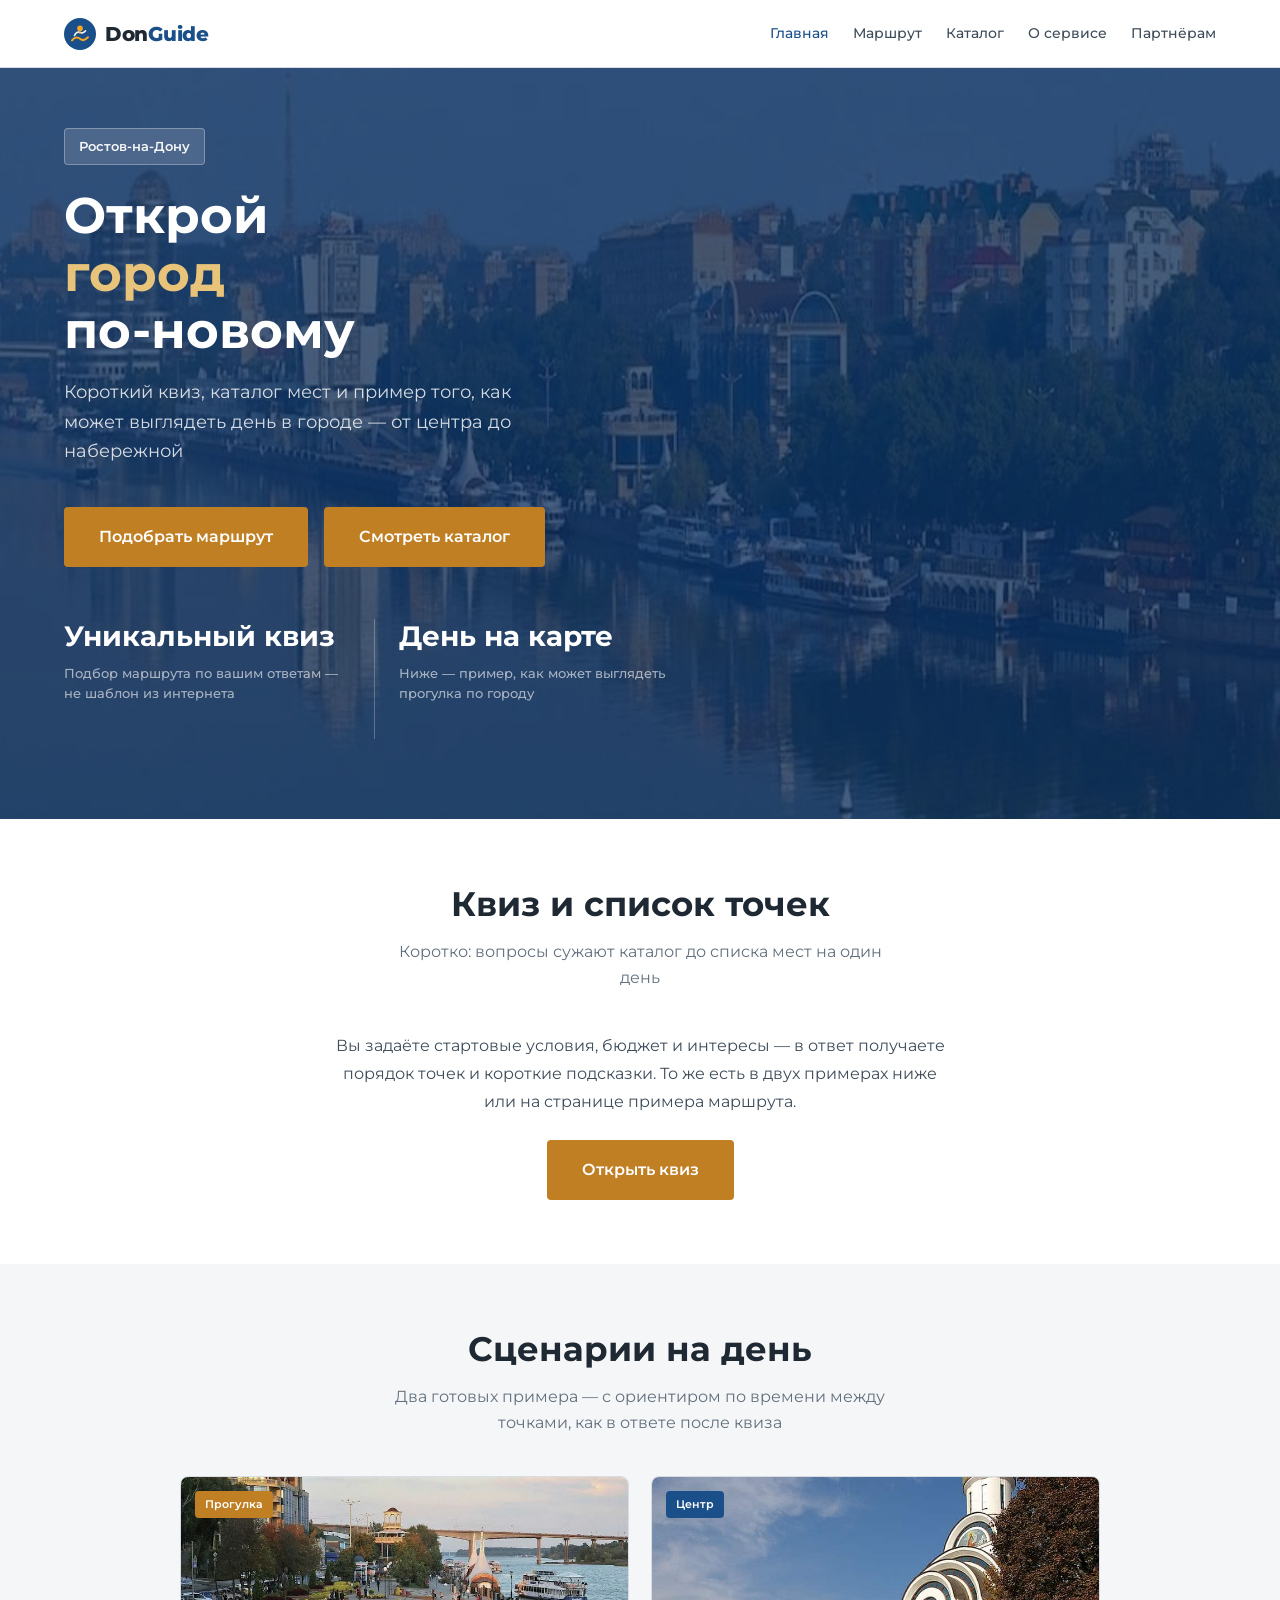
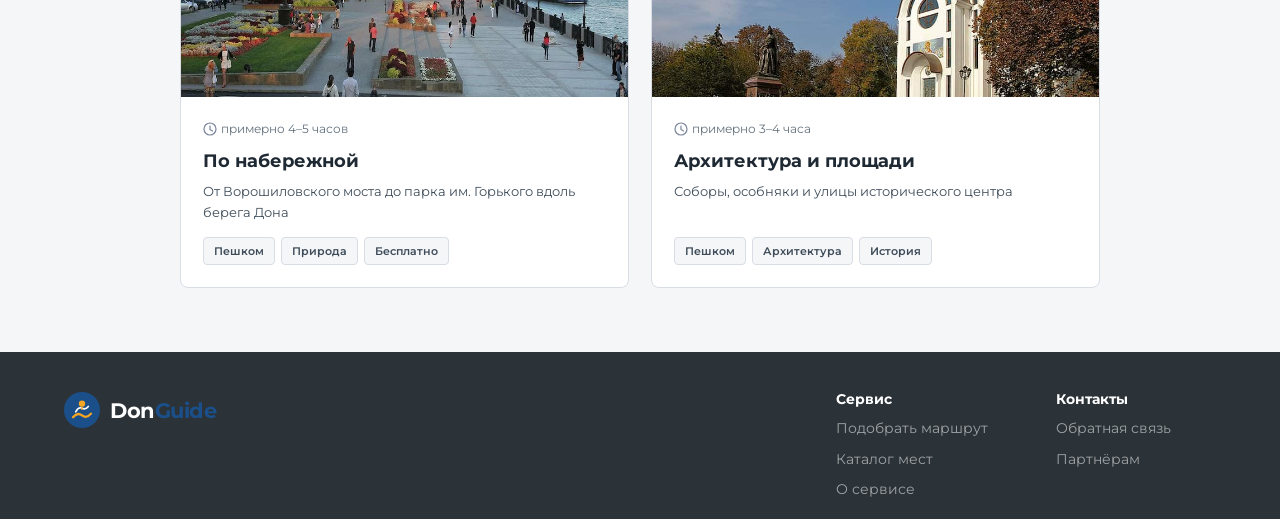
<file: index.html>
<!DOCTYPE html>
<html lang="ru">
<head>
  <!-- Yandex.Metrika counter -->
  <script type="text/javascript">
    (function(m,e,t,r,i,k,a){
        m[i]=m[i]||function(){(m[i].a=m[i].a||[]).push(arguments)};
        m[i].l=1*new Date();
        for (var j = 0; j < document.scripts.length; j++) {if (document.scripts[j].src === r) { return; }}
        k=e.createElement(t),a=e.getElementsByTagName(t)[0],k.async=1,k.src=r,a.parentNode.insertBefore(k,a)
    })(window, document,'script','https://mc.yandex.ru/metrika/tag.js?id=109060606', 'ym');

    ym(109060606, 'init', {ssr:true, webvisor:true, trackHash:true, clickmap:true, ecommerce:"dataLayer", referrer: document.referrer, url: location.href, accurateTrackBounce:true, trackLinks:true});
</script>
<noscript><div><img src="https://mc.yandex.ru/watch/109060606" style="position:absolute; left:-9999px;" alt="" /></div></noscript>
<!-- /Yandex.Metrika counter -->
  <meta charset="UTF-8" />
  <meta name="viewport" content="width=device-width, initial-scale=1.0" />
  <title>DonGuide</title>
  <link rel="icon" href="svg/logo.svg" type="image/svg+xml" />
  <link rel="preconnect" href="https://fonts.googleapis.com" />
  <link rel="preconnect" href="https://fonts.gstatic.com" crossorigin />
  <link href="https://fonts.googleapis.com/css2?family=Montserrat:wght@400;500;600;700;800&display=swap" rel="stylesheet" />
  <link rel="stylesheet" href="main.css" />
</head>
<body>

  <header class="HeaderGlav" id="header">
    <div class="Container">
      <div class="HeaderGlavInner">
        <div class="HeaderLogo" aria-label="DonGuide">
          <img src="svg/logo.svg" alt="DonGuide" class="HeaderLogoIcon">
          <span class="HeaderLogoText">Don<span class="HeaderLogoAccent">Guide</span></span>
        </div>
        <nav class="HeaderNav" id="nav">
          <a href="index.html" class="HeaderNavLink HeaderNavLinkActive">Главная</a>
          <a href="quiz.html" class="HeaderNavLink">Маршрут</a>
          <a href="catalog.html" class="HeaderNavLink">Каталог</a>
          <a href="about.html" class="HeaderNavLink">О сервисе</a>
          <a href="partners.html" class="HeaderNavLink">Партнёрам</a>
        </nav>
        <button class="HeaderBurger" id="hamburger" onclick="toggleNav()" aria-label="Меню">
          <span></span><span></span><span></span>
        </button>
      </div>
    </div>
  </header>

  <main>
    <div id="strGlav">
    <section class="banner_glav banner_glav_pol" aria-label="Первый экран">
      <div class="banner_fon">
        <img src="img/ponorama.jpg" alt="Панорама Ростова-на-Дону" loading="eager" />
        <div class="banner_zatemn" aria-hidden="true"></div>
      </div>
      <div class="shirina_po_centru banner_obolochk">
        <div class="banner_soderzh">
          <p class="banner_plash">Ростов-на-Дону</p>
          <h1 class="banner_zag">Открой<br/><span class="banner_zag2col">город</span><br/>по-новому</h1>
          <p class="banner_melkiytxt">Короткий квиз, каталог мест и пример того, как может выглядеть день в городе — от центра до набережной</p>
          <div class="banner_knopkiRyad">
            <a class="knopkaOform kn_joltaya kn_bolsh" href="quiz.html">
              Подобрать маршрут
            </a>
            <a class="knopkaOform kn_joltaya kn_bolsh" href="catalog.html">
              Смотреть каталог
            </a>
          </div>
          <div class="banner_cifry">
            <div class="banner_odnaCif">
              <span class="banner_chislo banner_chislo_tekst">Уникальный квиз</span>
              <span class="banner_podpis">Подбор маршрута по вашим ответам — не шаблон из интернета</span>
            </div>
            <div class="banner_cherta"></div>
            <div class="banner_odnaCif">
              <span class="banner_chislo banner_chislo_tekst">День на карте</span>
              <span class="banner_podpis">Ниже — пример, как может выглядеть прогулка по городу</span>
            </div>
          </div>
        </div>
      </div>
    </section>

    <section class="sektsya_otstup" aria-labelledby="kak-ustroeno-heading">
      <div class="shirina_po_centru">
        <div class="blok_zag_sek">
          <h2 class="zag2_sek" id="kak-ustroeno-heading">Квиз и список точек</h2>
          <p class="podzag_sek">Коротко: вопросы сужают каталог до списка мест на один день</p>
        </div>
        <div class="glvn_odinTekstRyad">
          <p class="glvn_odinTekst">Вы задаёте стартовые условия, бюджет и интересы — в ответ получаете порядок точек и короткие подсказки. То же есть в двух примерах ниже или на странице примера маршрута.</p>
          <a class="knopkaOform kn_joltaya kn_bolsh" href="quiz.html">Открыть квиз</a>
        </div>
      </div>
    </section>

    <section class="sektsya_otstup sektsya_fonseryy" aria-labelledby="scenarii-heading">
      <div class="shirina_po_centru">
        <div class="blok_zag_sek">
          <h2 class="zag2_sek" id="scenarii-heading">Сценарии на день</h2>
          <p class="podzag_sek">Два готовых примера — с ориентиром по времени между точками, как в ответе после квиза</p>
        </div>
        <ul class="setka_progulok">
          <li>
            <a class="kart_progr" href="route.html?demo=parks">
              <figure class="kart_prog_img">
                <img src="img/naberezshnaya.jpg" alt="Набережная Дона" loading="lazy" width="640" height="360"/>
                <span class="kart_prog_metka">Прогулка</span>
              </figure>
              <div class="kart_prog_niz">
                <p class="kart_prog_infostr">
                  <time datetime="PT4H30M">
                    <img src="svg/time.svg" alt="" width="14" height="14" aria-hidden="true"> примерно 4–5 часов
                  </time>
                </p>
                <h3 class="kart_prog_zag">По набережной</h3>
                <p class="kart_prog_opis">От Ворошиловского моста до парка им. Горького вдоль берега Дона</p>
                <ul class="kart_prog_tegi" role="list" aria-label="Темы">
                  <li class="tegik">Пешком</li>
                  <li class="tegik">Природа</li>
                  <li class="tegik">Бесплатно</li>
                </ul>
              </div>
            </a>
          </li>
          <li>
            <a class="kart_progr" href="route.html?demo=architecture">
              <figure class="kart_prog_img">
                <img src="img/pokrov.jpg" alt="Историческая архитектура" loading="lazy" width="640" height="360"/>
                <span class="kart_prog_metka kart_prog_sinMet">Центр</span>
              </figure>
              <div class="kart_prog_niz">
                <p class="kart_prog_infostr">
                  <time datetime="PT3H30M">
                    <img src="svg/time.svg" alt="" width="14" height="14" aria-hidden="true"> примерно 3–4 часа
                  </time>
                </p>
                <h3 class="kart_prog_zag">Архитектура и площади</h3>
                <p class="kart_prog_opis">Соборы, особняки и улицы исторического центра</p>
                <ul class="kart_prog_tegi" role="list" aria-label="Темы">
                  <li class="tegik">Пешком</li>
                  <li class="tegik">Архитектура</li>
                  <li class="tegik">История</li>
                </ul>
              </div>
            </a>
          </li>
        </ul>
      </div>
    </section>

    </div>
  </main>

  <footer class="podval">
    <div class="shirina_po_centru">
      <div class="podval_ryad">
        <div class="podval_logoBlok">
          <div class="logo_block" aria-label="DonGuide">
            <img src="svg/logo.svg" alt="DonGuide" class="logo_pic">
            <span class="logo_txt">Don<span class="logo_akcent">Guide</span></span>
          </div>
        </div>
        <div class="podval_ssylki">
          <div class="podval_kolonka">
            <h4>Сервис</h4>
            <a href="quiz.html">Подобрать маршрут</a>
            <a href="catalog.html">Каталог мест</a>
            <a href="about.html">О сервисе</a>
          </div>
          <div class="podval_kolonka">
            <h4>Контакты</h4>
            <a href="https://mail.google.com/mail/?view=cm&fs=1&to=sevenmilesblood@gmail.com&su=DonGuide%20%E2%80%94%20%D0%BE%D0%B1%D1%80%D0%B0%D1%82%D0%BD%D0%B0%D1%8F%20%D1%81%D0%B2%D1%8F%D0%B7%D1%8C" target="_blank" rel="noopener noreferrer">Обратная связь</a>
            <a href="partners.html">Партнёрам</a>
          </div>
        </div>
      </div>
    </div>
  </footer>

  <script src="main.js"></script>
</body>
</html>
</file>
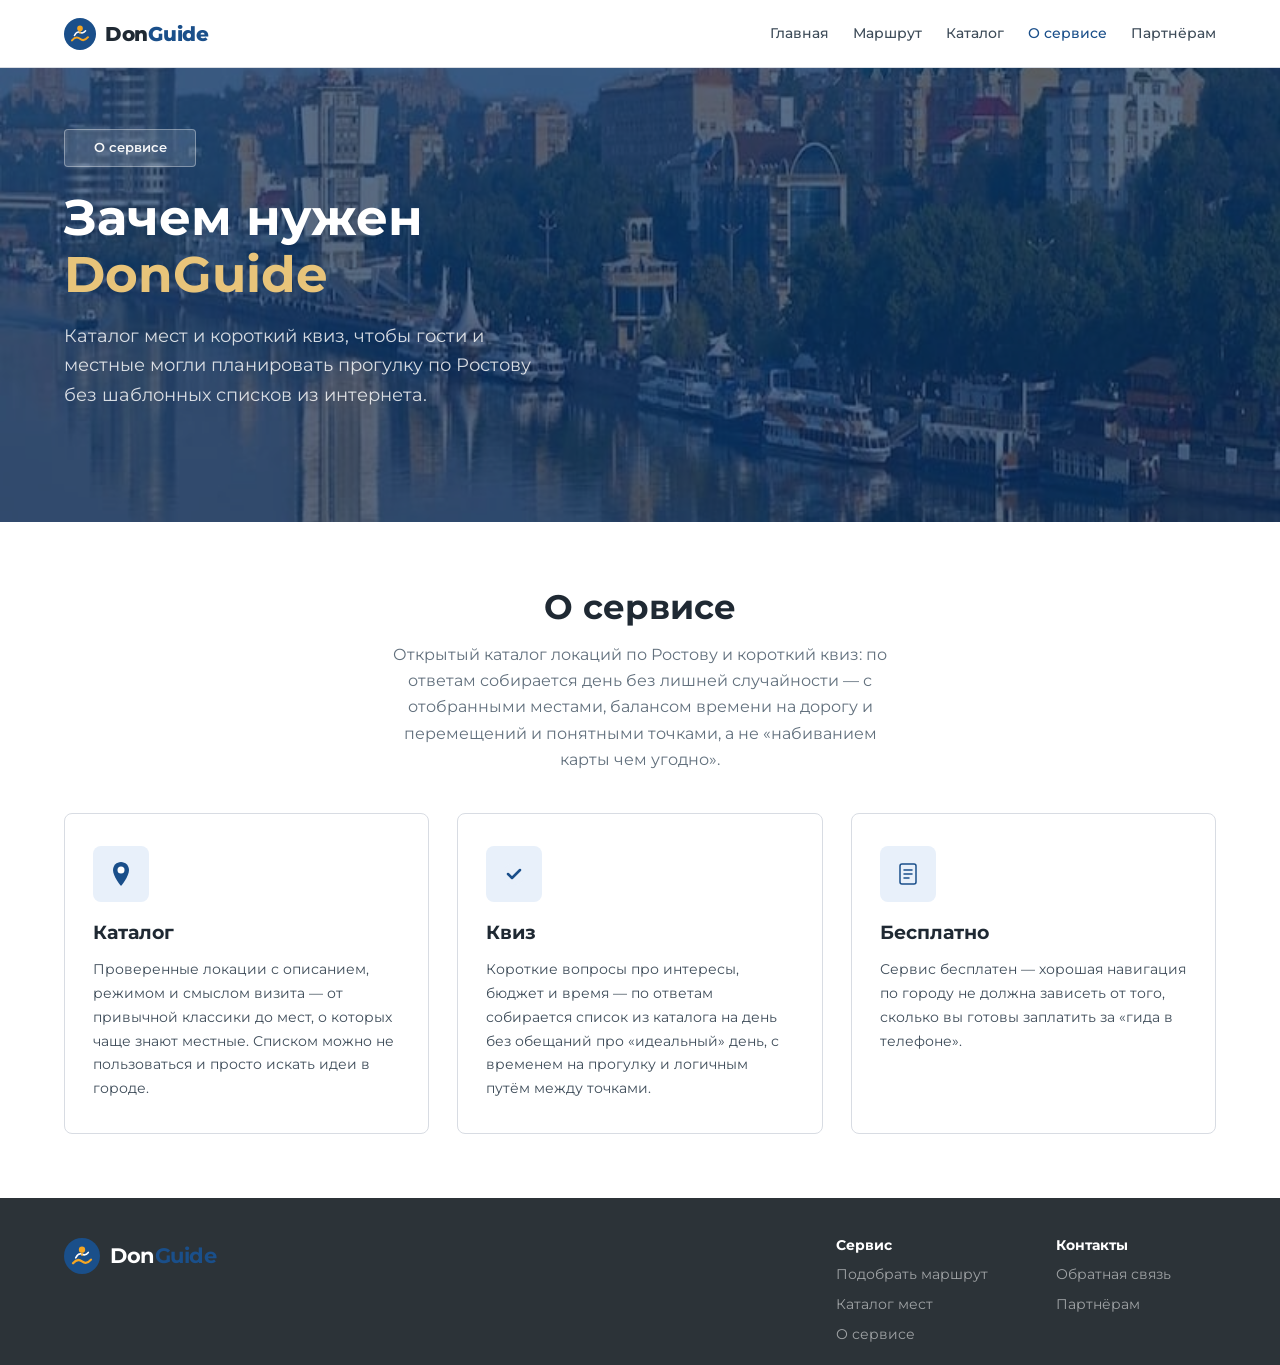
<file: about.html>
<!DOCTYPE html>
<html lang="ru">
<head>
  <!-- Yandex.Metrika counter -->
  <script type="text/javascript">
    (function(m,e,t,r,i,k,a){
        m[i]=m[i]||function(){(m[i].a=m[i].a||[]).push(arguments)};
        m[i].l=1*new Date();
        for (var j = 0; j < document.scripts.length; j++) {if (document.scripts[j].src === r) { return; }}
        k=e.createElement(t),a=e.getElementsByTagName(t)[0],k.async=1,k.src=r,a.parentNode.insertBefore(k,a)
    })(window, document,'script','https://mc.yandex.ru/metrika/tag.js?id=109060606', 'ym');

    ym(109060606, 'init', {ssr:true, webvisor:true, trackHash:true, clickmap:true, ecommerce:"dataLayer", referrer: document.referrer, url: location.href, accurateTrackBounce:true, trackLinks:true});
</script>
<noscript><div><img src="https://mc.yandex.ru/watch/109060606" style="position:absolute; left:-9999px;" alt="" /></div></noscript>
<!-- /Yandex.Metrika counter -->
  <meta charset="UTF-8" />
  <meta name="viewport" content="width=device-width, initial-scale=1.0" />
  <title>DonGuide</title>
  <link rel="icon" href="svg/logo.svg" type="image/svg+xml" />
  <link rel="preconnect" href="https://fonts.googleapis.com" />
  <link rel="preconnect" href="https://fonts.gstatic.com" crossorigin />
  <link href="https://fonts.googleapis.com/css2?family=Montserrat:wght@400;500;600;700;800&display=swap" rel="stylesheet" />
  <link rel="stylesheet" href="main.css" />
</head>
<body>

  <header class="HeaderGlav" id="header">
    <div class="Container">
      <div class="HeaderGlavInner">
        <div class="HeaderLogo" aria-label="DonGuide">
          <img src="svg/logo.svg" alt="DonGuide" class="HeaderLogoIcon">
          <span class="HeaderLogoText">Don<span class="HeaderLogoAccent">Guide</span></span>
        </div>
        <nav class="HeaderNav" id="nav">
          <a href="index.html" class="HeaderNavLink">Главная</a>
          <a href="quiz.html" class="HeaderNavLink">Маршрут</a>
          <a href="catalog.html" class="HeaderNavLink">Каталог</a>
          <a href="about.html" class="HeaderNavLink HeaderNavLinkActive">О сервисе</a>
          <a href="partners.html" class="HeaderNavLink">Партнёрам</a>
        </nav>
        <button class="HeaderBurger" id="hamburger" onclick="toggleNav()" aria-label="Меню">
          <span></span><span></span><span></span>
        </button>
      </div>
    </div>
  </header>

  <main>
    <section class="banner_glav banner_glav_pol banner_glav_info">
      <div class="banner_fon">
        <img src="img/ponorama.jpg" alt="Ростов-на-Дону" loading="eager"/>
        <div class="banner_zatemn"></div>
      </div>
      <div class="shirina_po_centru banner_obolochk">
        <div class="banner_soderzh">
          <div class="banner_plash">О сервисе</div>
          <h1 class="banner_zag">Зачем нужен<br/><span class="banner_zag2col">DonGuide</span></h1>
          <p class="banner_melkiytxt">Каталог мест и короткий квиз, чтобы гости и местные могли планировать прогулку по Ростову без шаблонных списков из интернета.</p>
        </div>
      </div>
    </section>

    <section class="sektsya_otstup">
      <div class="shirina_po_centru">
        <div class="blok_zag_sek">
          <h2 class="zag2_sek">О сервисе</h2>
          <p class="podzag_sek">Открытый каталог локаций по Ростову и короткий квиз: по ответам собирается день без лишней случайности — с отобранными местами, балансом времени на дорогу и перемещений и понятными точками, а не «набиванием карты чем угодно».</p>
        </div>

        <div class="setka_preimush o_sebe_setka">
          <div class="plitka_opis">
            <div class="plitka_ikonku">
              <img src="svg/feature-location.svg" alt="" width="32" height="32">
            </div>
            <h3 class="plitka_zag">Каталог</h3>
            <p class="plitka_txt">Проверенные локации с описанием, режимом и смыслом визита — от привычной классики до мест, о которых чаще знают местные. Списком можно не пользоваться и просто искать идеи в городе.</p>
          </div>
          <div class="plitka_opis">
            <div class="plitka_ikonku">
              <img src="svg/feature-check.svg" alt="" width="32" height="32">
            </div>
            <h3 class="plitka_zag">Квиз</h3>
            <p class="plitka_txt">Короткие вопросы про интересы, бюджет и время — по ответам собирается список из каталога на день без обещаний про «идеальный» день, с временем на прогулку и логичным путём между точками.</p>
          </div>
          <div class="plitka_opis">
            <div class="plitka_ikonku">
              <img src="svg/document.svg" alt="" width="32" height="32">
            </div>
            <h3 class="plitka_zag">Бесплатно</h3>
            <p class="plitka_txt">Сервис бесплатен — хорошая навигация по городу не должна зависеть от того, сколько вы готовы заплатить за «гида в телефоне».</p>
          </div>
        </div>
      </div>
    </section>

  </main>

  <footer class="podval">
    <div class="shirina_po_centru">
      <div class="podval_ryad">
        <div class="podval_logoBlok">
          <div class="logo_block" aria-label="DonGuide">
            <img src="svg/logo.svg" alt="DonGuide" class="logo_pic">
            <span class="logo_txt">Don<span class="logo_akcent">Guide</span></span>
          </div>
        </div>
        <div class="podval_ssylki">
          <div class="podval_kolonka">
            <h4>Сервис</h4>
            <a href="quiz.html">Подобрать маршрут</a>
            <a href="catalog.html">Каталог мест</a>
            <a href="about.html">О сервисе</a>
          </div>
          <div class="podval_kolonka">
            <h4>Контакты</h4>
            <a href="https://mail.google.com/mail/?view=cm&amp;fs=1&amp;to=sevenmilesblood@gmail.com&amp;su=DonGuide%20%E2%80%94%20%D0%BE%D0%B1%D1%80%D0%B0%D1%82%D0%BD%D0%B0%D1%8F%20%D1%81%D0%B2%D1%8F%D0%B7%D1%8C" target="_blank" rel="noopener noreferrer">Обратная связь</a>
            <a href="partners.html">Партнёрам</a>
          </div>
        </div>
      </div>
    </div>
  </footer>

  <script src="main.js"></script>
</body>
</html>
</file>
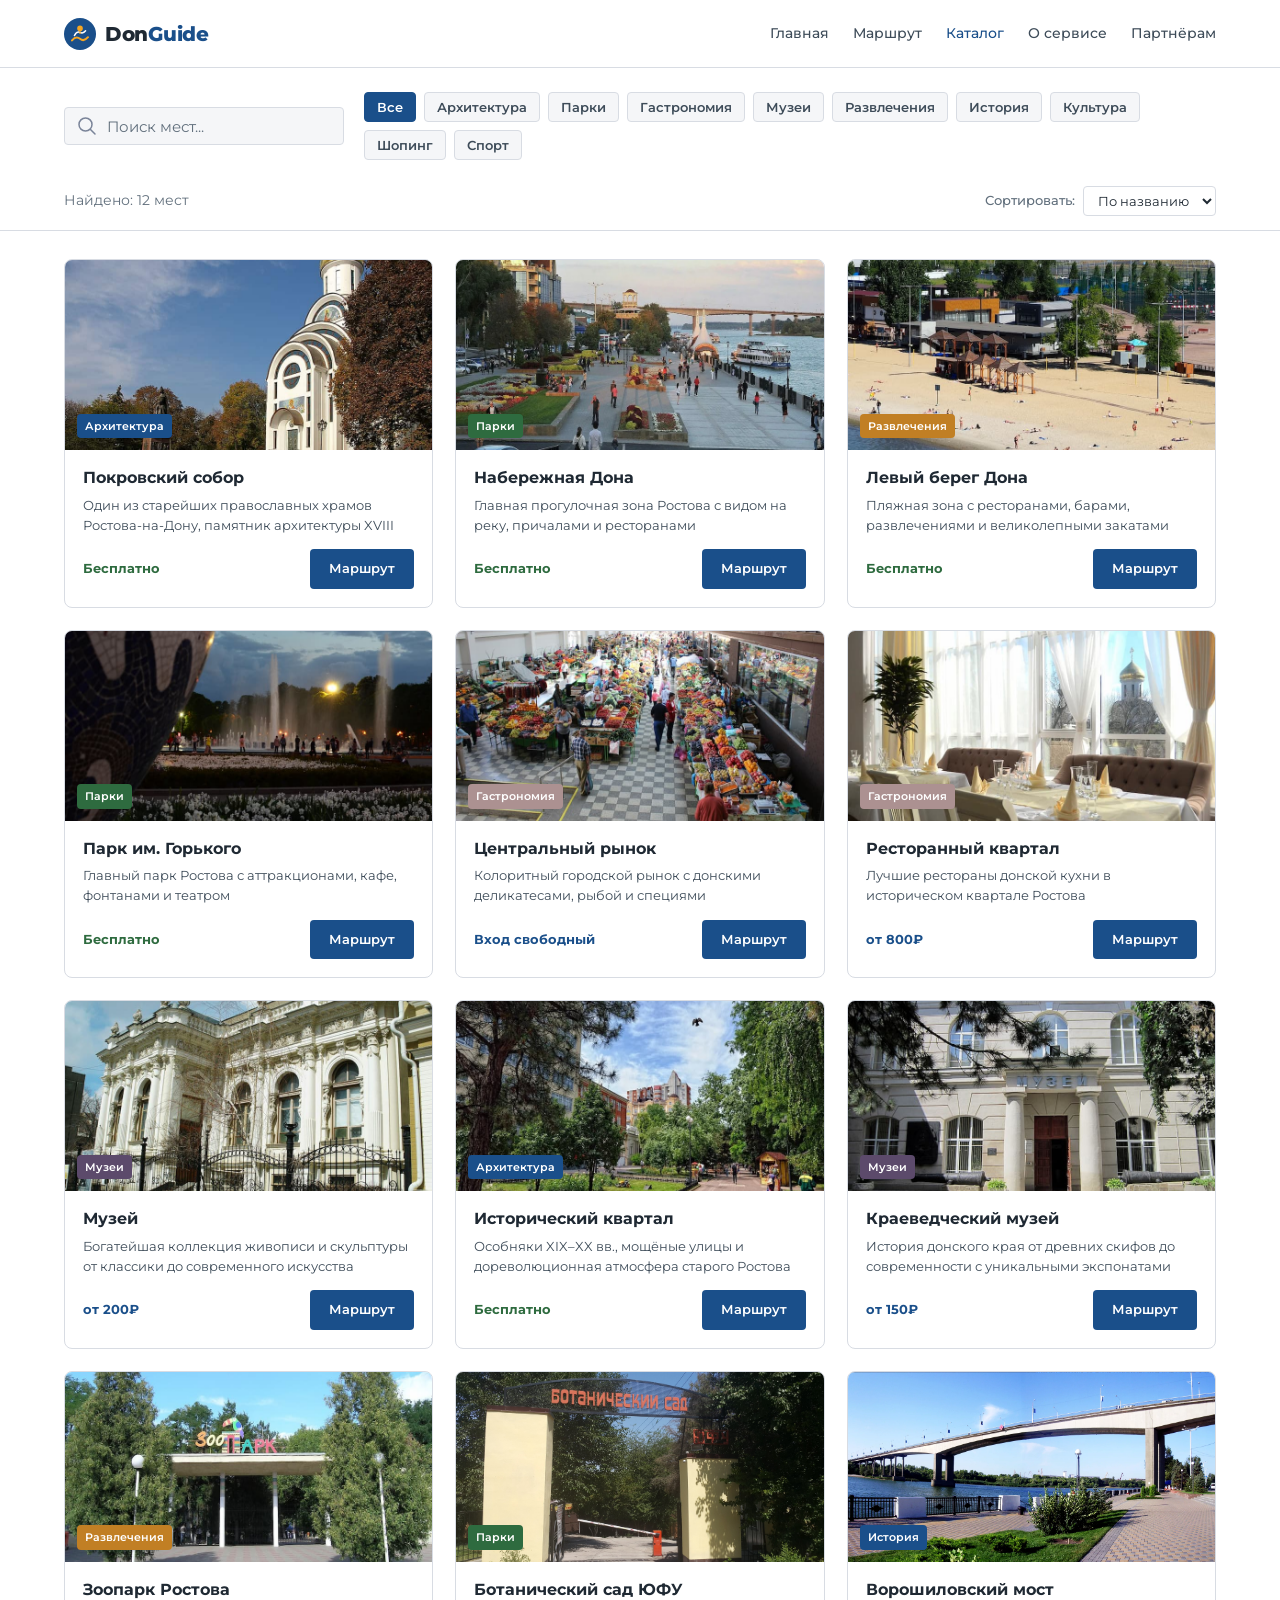
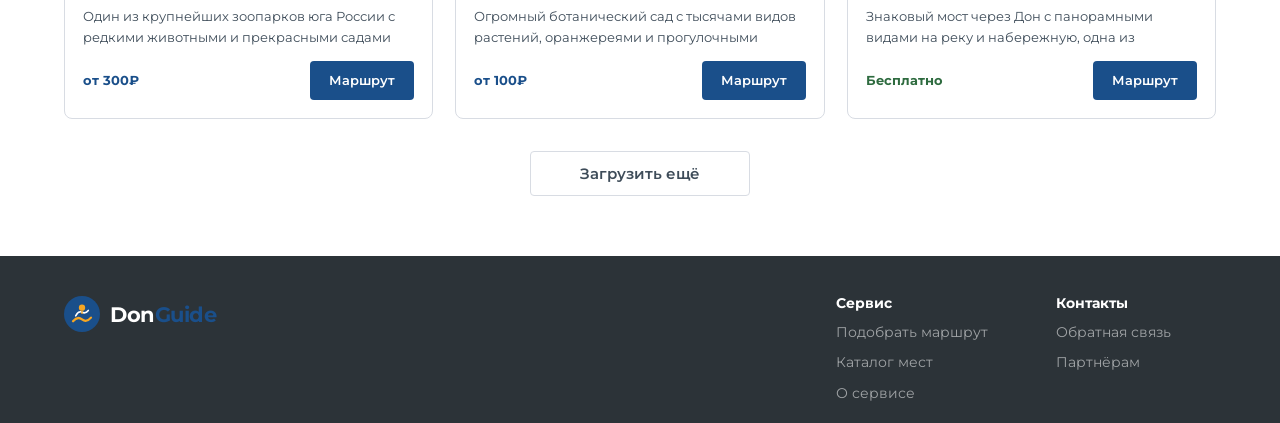
<file: catalog.html>
<!DOCTYPE html>
<html lang="ru">
<head>
  <!-- Yandex.Metrika counter -->
  <script type="text/javascript">
    (function(m,e,t,r,i,k,a){
        m[i]=m[i]||function(){(m[i].a=m[i].a||[]).push(arguments)};
        m[i].l=1*new Date();
        for (var j = 0; j < document.scripts.length; j++) {if (document.scripts[j].src === r) { return; }}
        k=e.createElement(t),a=e.getElementsByTagName(t)[0],k.async=1,k.src=r,a.parentNode.insertBefore(k,a)
    })(window, document,'script','https://mc.yandex.ru/metrika/tag.js?id=109060606', 'ym');

    ym(109060606, 'init', {ssr:true, webvisor:true, trackHash:true, clickmap:true, ecommerce:"dataLayer", referrer: document.referrer, url: location.href, accurateTrackBounce:true, trackLinks:true});
</script>
<noscript><div><img src="https://mc.yandex.ru/watch/109060606" style="position:absolute; left:-9999px;" alt="" /></div></noscript>
<!-- /Yandex.Metrika counter -->
  <meta charset="UTF-8" />
  <meta name="viewport" content="width=device-width, initial-scale=1.0" />
  <title>DonGuide</title>
  <link rel="icon" href="svg/logo.svg" type="image/svg+xml" />
  <link rel="preconnect" href="https://fonts.googleapis.com" />
  <link rel="preconnect" href="https://fonts.gstatic.com" crossorigin />
  <link href="https://fonts.googleapis.com/css2?family=Montserrat:wght@400;500;600;700;800&display=swap" rel="stylesheet" />
  <link rel="stylesheet" href="main.css" />
</head>
<body>

  <header class="HeaderGlav" id="header">
    <div class="Container">
      <div class="HeaderGlavInner">
        <div class="HeaderLogo" aria-label="DonGuide">
          <img src="svg/logo.svg" alt="DonGuide" class="HeaderLogoIcon">
          <span class="HeaderLogoText">Don<span class="HeaderLogoAccent">Guide</span></span>
        </div>
        <nav class="HeaderNav" id="nav">
          <a href="index.html" class="HeaderNavLink">Главная</a>
          <a href="quiz.html" class="HeaderNavLink">Маршрут</a>
          <a href="catalog.html" class="HeaderNavLink HeaderNavLinkActive">Каталог</a>
          <a href="about.html" class="HeaderNavLink">О сервисе</a>
          <a href="partners.html" class="HeaderNavLink">Партнёрам</a>
        </nav>
        <button class="HeaderBurger" id="hamburger" onclick="toggleNav()" aria-label="Меню">
          <span></span><span></span><span></span>
        </button>
      </div>
    </div>
  </header>

  <main>

<div class="str_katalog">
      <div class="kat_panelVerh">
        <div class="shirina_po_centru">
          <div class="kat_panelIn">
            <div class="poisk_pole">
              <img src="svg/search.svg" alt="Поиск" width="20" height="20">
              <input type="text" placeholder="Поиск мест..." id="search-input" oninput="searchCatalog()" />
              <button class="poisk_ubratX" onclick="clearSearch()" id="search-clear" style="display:none">✕</button>
            </div>
            <div class="filtr_ryadKnop" id="filter-tabs">
              <button type="button" class="filtr_odnaKnop vybrano" data-filter="all">Все</button>
              <button type="button" class="filtr_odnaKnop" data-filter="architecture">Архитектура</button>
              <button type="button" class="filtr_odnaKnop" data-filter="parks">Парки</button>
              <button type="button" class="filtr_odnaKnop" data-filter="gastronomy">Гастрономия</button>
              <button type="button" class="filtr_odnaKnop" data-filter="museums">Музеи</button>
              <button type="button" class="filtr_odnaKnop" data-filter="entertainment">Развлечения</button>
              <button type="button" class="filtr_odnaKnop" data-filter="history">История</button>
              <button type="button" class="filtr_odnaKnop" data-filter="art">Культура</button>
              <button type="button" class="filtr_odnaKnop" data-filter="shopping">Шопинг</button>
              <button type="button" class="filtr_odnaKnop" data-filter="sport">Спорт</button>
            </div>
          </div>
          <div class="kat_cnt_sort">
            <span id="catalog-count">Найдено: —</span>
            <div class="kat_vyborSort">
              <label>Сортировать:</label>
              <select id="catalog-sort" onchange="sortCatalog(this.value)">
                <option value="name">По названию</option>
                <option value="price">По цене</option>
              </select>
            </div>
          </div>
        </div>
      </div>

      <div class="shirina_po_centru">
        <div class="kat_plitSetka" id="catalog-grid">
          <div class="kat_plit" data-category="architecture" data-name="Покровский собор" data-price="0">
            <div class="kat_plit_pic">
              <img src="img/pokrov.jpg" alt="Покровский собор" loading="lazy"/>
              <div class="kat_plit_kat">Архитектура</div>
            </div>
            <div class="kat_plit_telo">
              <h3 class="kat_plit_zag">Покровский собор</h3>
              <p class="kat_plit_txt">Один из старейших православных храмов Ростова-на-Дону, памятник архитектуры XVIII века</p>
              <div class="kat_plit_niz">
                <span class="kat_plit_besplat">Бесплатно</span>
                <a class="knopkaOform kn_sin kn_malen" href="route.html">Маршрут →</a>
              </div>
            </div>
          </div>

          <div class="kat_plit" data-category="parks" data-name="Набережная Дона" data-price="0">
            <div class="kat_plit_pic">
              <img src="img/naberezshnaya.jpg" alt="Набережная Дона" loading="lazy"/>
              <div class="kat_plit_kat kat_plit_katZ">Парки</div>
            </div>
            <div class="kat_plit_telo">
              <h3 class="kat_plit_zag">Набережная Дона</h3>
              <p class="kat_plit_txt">Главная прогулочная зона Ростова с видом на реку, причалами и ресторанами</p>
              <div class="kat_plit_niz">
                <span class="kat_plit_besplat">Бесплатно</span>
                <a class="knopkaOform kn_sin kn_malen" href="route.html">Маршрут →</a>
              </div>
            </div>
          </div>

          <div class="kat_plit" data-category="entertainment" data-name="Левый берег Дона" data-price="0">
            <div class="kat_plit_pic">
              <img src="img/levbereg.jpg" alt="Левый берег Дона" loading="lazy"/>
              <div class="kat_plit_kat kat_plit_katO">Развлечения</div>
            </div>
            <div class="kat_plit_telo">
              <h3 class="kat_plit_zag">Левый берег Дона</h3>
              <p class="kat_plit_txt">Пляжная зона с ресторанами, барами, развлечениями и великолепными закатами</p>
              <div class="kat_plit_niz">
                <span class="kat_plit_besplat">Бесплатно</span>
                <a class="knopkaOform kn_sin kn_malen" href="route.html">Маршрут →</a>
              </div>
            </div>
          </div>

          <div class="kat_plit" data-category="parks" data-name="Парк Горького" data-price="0">
            <div class="kat_plit_pic">
              <img src="img/parkgorkogo.jpg" alt="Парк Горького" loading="lazy"/>
              <div class="kat_plit_kat kat_plit_katZ">Парки</div>
            </div>
            <div class="kat_plit_telo">
              <h3 class="kat_plit_zag">Парк им. Горького</h3>
              <p class="kat_plit_txt">Главный парк Ростова с аттракционами, кафе, фонтанами и театром</p>
              <div class="kat_plit_niz">
                <span class="kat_plit_besplat">Бесплатно</span>
                <a class="knopkaOform kn_sin kn_malen" href="route.html">Маршрут →</a>
              </div>
            </div>
          </div>

          <div class="kat_plit" data-category="gastronomy" data-name="Центральный рынок" data-price="0">
            <div class="kat_plit_pic">
              <img src="img/cr.jpg" alt="Центральный рынок" loading="lazy"/>
              <div class="kat_plit_kat kat_plit_katR">Гастрономия</div>
            </div>
            <div class="kat_plit_telo">
              <h3 class="kat_plit_zag">Центральный рынок</h3>
              <p class="kat_plit_txt">Колоритный городской рынок с донскими деликатесами, рыбой и специями</p>
              <div class="kat_plit_niz">
                <span class="kat_plit_plat">Вход свободный</span>
                <a class="knopkaOform kn_sin kn_malen" href="route.html">Маршрут →</a>
              </div>
            </div>
          </div>

          <div class="kat_plit" data-category="gastronomy" data-name="Ресторанный квартал" data-price="800">
            <div class="kat_plit_pic">
              <img src="img/restoran.jpg" alt="Ресторанный квартал" loading="lazy"/>
              <div class="kat_plit_kat kat_plit_katR">Гастрономия</div>
            </div>
            <div class="kat_plit_telo">
              <h3 class="kat_plit_zag">Ресторанный квартал</h3>
              <p class="kat_plit_txt">Лучшие рестораны донской кухни в историческом квартале Ростова</p>
              <div class="kat_plit_niz">
                <span class="kat_plit_plat">от 800₽</span>
                <a class="knopkaOform kn_sin kn_malen" href="route.html">Маршрут →</a>
              </div>
            </div>
          </div>

          <div class="kat_plit" data-category="museums" data-name="Музей" data-price="200">
            <div class="kat_plit_pic">
              <img src="img/izo.jpg" alt="Музей" loading="lazy"/>
              <div class="kat_plit_kat kat_plit_katF">Музеи</div>
            </div>
            <div class="kat_plit_telo">
              <h3 class="kat_plit_zag">Музей</h3>
              <p class="kat_plit_txt">Богатейшая коллекция живописи и скульптуры от классики до современного искусства</p>
              <div class="kat_plit_niz">
                <span class="kat_plit_plat">от 200₽</span>
                <a class="knopkaOform kn_sin kn_malen" href="route.html">Маршрут →</a>
              </div>
            </div>
          </div>

          <div class="kat_plit" data-category="architecture" data-name="Исторический квартал" data-price="0">
            <div class="kat_plit_pic">
              <img src="img/pyshk.jpg" alt="Исторический центр" loading="lazy"/>
              <div class="kat_plit_kat">Архитектура</div>
            </div>
            <div class="kat_plit_telo">
              <h3 class="kat_plit_zag">Исторический квартал</h3>
              <p class="kat_plit_txt">Особняки XIX–XX вв., мощёные улицы и дореволюционная атмосфера старого Ростова</p>
              <div class="kat_plit_niz">
                <span class="kat_plit_besplat">Бесплатно</span>
                <a class="knopkaOform kn_sin kn_malen" href="route.html">Маршрут →</a>
              </div>
            </div>
          </div>

          <div class="kat_plit" data-category="museums" data-name="Краеведческий музей" data-price="150">
            <div class="kat_plit_pic">
              <img src="img/kraeved.jpg" alt="Краеведческий музей" loading="lazy"/>
              <div class="kat_plit_kat kat_plit_katF">Музеи</div>
            </div>
            <div class="kat_plit_telo">
              <h3 class="kat_plit_zag">Краеведческий музей</h3>
              <p class="kat_plit_txt">История донского края от древних скифов до современности с уникальными экспонатами</p>
              <div class="kat_plit_niz">
                <span class="kat_plit_plat">от 150₽</span>
                <a class="knopkaOform kn_sin kn_malen" href="route.html">Маршрут →</a>
              </div>
            </div>
          </div>

          <div class="kat_plit" data-category="entertainment" data-name="Зоопарк Ростова" data-price="300">
            <div class="kat_plit_pic">
              <img src="img/zoo.jpg" alt="Зоопарк" loading="lazy"/>
              <div class="kat_plit_kat kat_plit_katO">Развлечения</div>
            </div>
            <div class="kat_plit_telo">
              <h3 class="kat_plit_zag">Зоопарк Ростова</h3>
              <p class="kat_plit_txt">Один из крупнейших зоопарков юга России с редкими животными и прекрасными садами</p>
              <div class="kat_plit_niz">
                <span class="kat_plit_plat">от 300₽</span>
                <a class="knopkaOform kn_sin kn_malen" href="route.html">Маршрут →</a>
              </div>
            </div>
          </div>

          <div class="kat_plit" data-category="parks" data-name="Ботанический сад" data-price="100">
            <div class="kat_plit_pic">
              <img src="img/ufusad.jpg" alt="Ботанический сад" loading="lazy"/>
              <div class="kat_plit_kat kat_plit_katZ">Парки</div>
            </div>
            <div class="kat_plit_telo">
              <h3 class="kat_plit_zag">Ботанический сад ЮФУ</h3>
              <p class="kat_plit_txt">Огромный ботанический сад с тысячами видов растений, оранжереями и прогулочными аллеями</p>
              <div class="kat_plit_niz">
                <span class="kat_plit_plat">от 100₽</span>
                <a class="knopkaOform kn_sin kn_malen" href="route.html">Маршрут →</a>
              </div>
            </div>
          </div>

          <div class="kat_plit" data-category="history" data-name="Ворошиловский мост" data-price="0">
            <div class="kat_plit_pic">
              <img src="img/mostd.jpg" alt="Ворошиловский мост" loading="lazy"/>
              <div class="kat_plit_kat">История</div>
            </div>
            <div class="kat_plit_telo">
              <h3 class="kat_plit_zag">Ворошиловский мост</h3>
              <p class="kat_plit_txt">Знаковый мост через Дон с панорамными видами на реку и набережную, одна из визитных карточек города</p>
              <div class="kat_plit_niz">
                <span class="kat_plit_besplat">Бесплатно</span>
                <a class="knopkaOform kn_sin kn_malen" href="route.html">Маршрут →</a>
              </div>
            </div>
          </div>

          <div class="kat_plit skryt_plit_dop" data-category="museums" data-name="Музей современного искусства" data-price="150" style="display:none;">
            <div class="kat_plit_pic">
              <img src="img/svr.jpg" alt="Музей современного искусства" loading="lazy"/>
              <div class="kat_plit_kat kat_plit_katF">Музеи</div>
            </div>
            <div class="kat_plit_telo">
              <h3 class="kat_plit_zag">Музей современного искусства</h3>
              <p class="kat_plit_txt">Актуальное искусство юга России — живопись, скульптура и инсталляции современных художников</p>
              <div class="kat_plit_niz">
                <span class="kat_plit_plat">от 150₽</span>
                <a class="knopkaOform kn_sin kn_malen" href="route.html">Маршрут →</a>
              </div>
            </div>
          </div>

          <div class="kat_plit skryt_plit_dop" data-category="architecture" data-name="Улица Пушкинская" data-price="0" style="display:none;">
            <div class="kat_plit_pic">
              <img src="img/pyshk.jpg" alt="Улица Пушкинская" loading="lazy"/>
              <div class="kat_plit_kat">Архитектура</div>
            </div>
            <div class="kat_plit_telo">
              <h3 class="kat_plit_zag">Улица Пушкинская</h3>
              <p class="kat_plit_txt">Главная пешеходная улица Ростова с бульваром, дореволюционными особняками и кафе</p>
              <div class="kat_plit_niz">
                <span class="kat_plit_besplat">Бесплатно</span>
                <a class="knopkaOform kn_sin kn_malen" href="route.html">Маршрут →</a>
              </div>
            </div>
          </div>

          <div class="kat_plit skryt_plit_dop" data-category="parks" data-name="Левый берег (закат)" data-price="0" style="display:none;">
            <div class="kat_plit_pic">
              <img src="img/levbereg.jpg" alt="Левый берег" loading="lazy"/>
              <div class="kat_plit_kat kat_plit_katZ">Парки</div>
            </div>
            <div class="kat_plit_telo">
              <h3 class="kat_plit_zag">Левый берег Дона</h3>
              <p class="kat_plit_txt">Пляжная зона с беседками, ресторанами и великолепным видом на правый берег и закат</p>
              <div class="kat_plit_niz">
                <span class="kat_plit_besplat">Бесплатно</span>
                <a class="knopkaOform kn_sin kn_malen" href="route.html">Маршрут →</a>
              </div>
            </div>
          </div>

          <div class="kat_plit skryt_plit_dop" data-category="history" data-name="Железнодорожный вокзал" data-price="0" style="display:none;">
            <div class="kat_plit_pic">
              <img src="img/jd.jpg" alt="Железнодорожный вокзал" loading="lazy"/>
              <div class="kat_plit_kat">История</div>
            </div>
            <div class="kat_plit_telo">
              <h3 class="kat_plit_zag">Железнодорожный вокзал</h3>
              <p class="kat_plit_txt">Исторический вокзал Ростова — одна из ключевых архитектурных точек города</p>
              <div class="kat_plit_niz">
                <span class="kat_plit_besplat">Бесплатно</span>
                <a class="knopkaOform kn_sin kn_malen" href="route.html">Маршрут →</a>
              </div>
            </div>
          </div>

          <div class="kat_plit skryt_plit_dop" data-category="art" data-name="Театр драмы им. Горького" data-price="0" style="display:none;">
            <div class="kat_plit_pic">
              <img src="img/teatr.jpg" alt="Театр драмы им. Горького" loading="lazy"/>
              <div class="kat_plit_kat kat_plit_katF">Культура</div>
            </div>
            <div class="kat_plit_telo">
              <h3 class="kat_plit_zag">Театр драмы им. Горького</h3>
              <p class="kat_plit_txt">Знаменитый театр и архитектурный символ Ростова, центр культурной жизни города</p>
              <div class="kat_plit_niz">
                <span class="kat_plit_besplat">Бесплатно</span>
                <a class="knopkaOform kn_sin kn_malen" href="route.html">Маршрут →</a>
              </div>
            </div>
          </div>

          <div class="kat_plit skryt_plit_dop" data-category="art" data-name="Стрит-арт квартал" data-price="0" style="display:none;">
            <div class="kat_plit_pic">
              <img src="img/art.jpg" alt="Стрит-арт квартал" loading="lazy"/>
              <div class="kat_plit_kat kat_plit_katF">Культура</div>
            </div>
            <div class="kat_plit_telo">
              <h3 class="kat_plit_zag">Стрит-арт квартал</h3>
              <p class="kat_plit_txt">Район с муралами и граффити, где сосредоточены современные городские арт-объекты</p>
              <div class="kat_plit_niz">
                <span class="kat_plit_besplat">Бесплатно</span>
                <a class="knopkaOform kn_sin kn_malen" href="route.html">Маршрут →</a>
              </div>
            </div>
          </div>

          <div class="kat_plit skryt_plit_dop" data-category="shopping" data-name="Театральная площадь" data-price="0" style="display:none;">
            <div class="kat_plit_pic">
              <img src="img/teatral.jpg" alt="Театральная площадь" loading="lazy"/>
              <div class="kat_plit_kat kat_plit_katR">Шопинг</div>
            </div>
            <div class="kat_plit_telo">
              <h3 class="kat_plit_zag">Театральная площадь</h3>
              <p class="kat_plit_txt">Отправная точка шопинг-маршрута: торговые зоны, кофейни и прогулка по центру</p>
              <div class="kat_plit_niz">
                <span class="kat_plit_besplat">Бесплатно</span>
                <a class="knopkaOform kn_sin kn_malen" href="route.html">Маршрут →</a>
              </div>
            </div>
          </div>

          <div class="kat_plit skryt_plit_dop" data-category="sport" data-name="Ростов Арена" data-price="500" style="display:none;">
            <div class="kat_plit_pic">
              <img src="img/arenarostov.jpg" alt="Ростов Арена" loading="lazy"/>
              <div class="kat_plit_kat kat_plit_katO">Спорт</div>
            </div>
            <div class="kat_plit_telo">
              <h3 class="kat_plit_zag">Ростов Арена</h3>
              <p class="kat_plit_txt">Ключевая точка спортивного маршрута: стадион, события и экскурсии</p>
              <div class="kat_plit_niz">
                <span class="kat_plit_plat">от 500₽</span>
                <a class="knopkaOform kn_sin kn_malen" href="route.html">Маршрут →</a>
              </div>
            </div>
          </div>

        </div>

        <div class="kat_esheKn">
          <button type="button" class="knopkaOform kn_obvod kn_sredn" id="load-more-btn" onclick="loadMore()">
            Загрузить ещё
          </button>
        </div>
      </div>
    </div>

  </main>

  <footer class="podval">
    <div class="shirina_po_centru">
      <div class="podval_ryad">
        <div class="podval_logoBlok">
          <div class="logo_block" aria-label="DonGuide">
            <img src="svg/logo.svg" alt="DonGuide" class="logo_pic">
            <span class="logo_txt">Don<span class="logo_akcent">Guide</span></span>
          </div>
        
        </div>
        <div class="podval_ssylki">
          <div class="podval_kolonka">
            <h4>Сервис</h4>
            <a href="quiz.html">Подобрать маршрут</a>
            <a href="catalog.html">Каталог мест</a>
            <a href="about.html">О сервисе</a>
          </div>
          <div class="podval_kolonka">
            <h4>Контакты</h4>
            <a href="https://mail.google.com/mail/?view=cm&fs=1&to=sevenmilesblood@gmail.com&su=DonGuide%20%E2%80%94%20%D0%BE%D0%B1%D1%80%D0%B0%D1%82%D0%BD%D0%B0%D1%8F%20%D1%81%D0%B2%D1%8F%D0%B7%D1%8C" target="_blank" rel="noopener noreferrer">Обратная связь</a>
            <a href="partners.html">Партнёрам</a>
          </div>
        </div>
      </div>
    </div>
  </footer>

  <script src="main.js"></script>
  <script>initCatalogPage()</script>
</body>
</html>
</file>
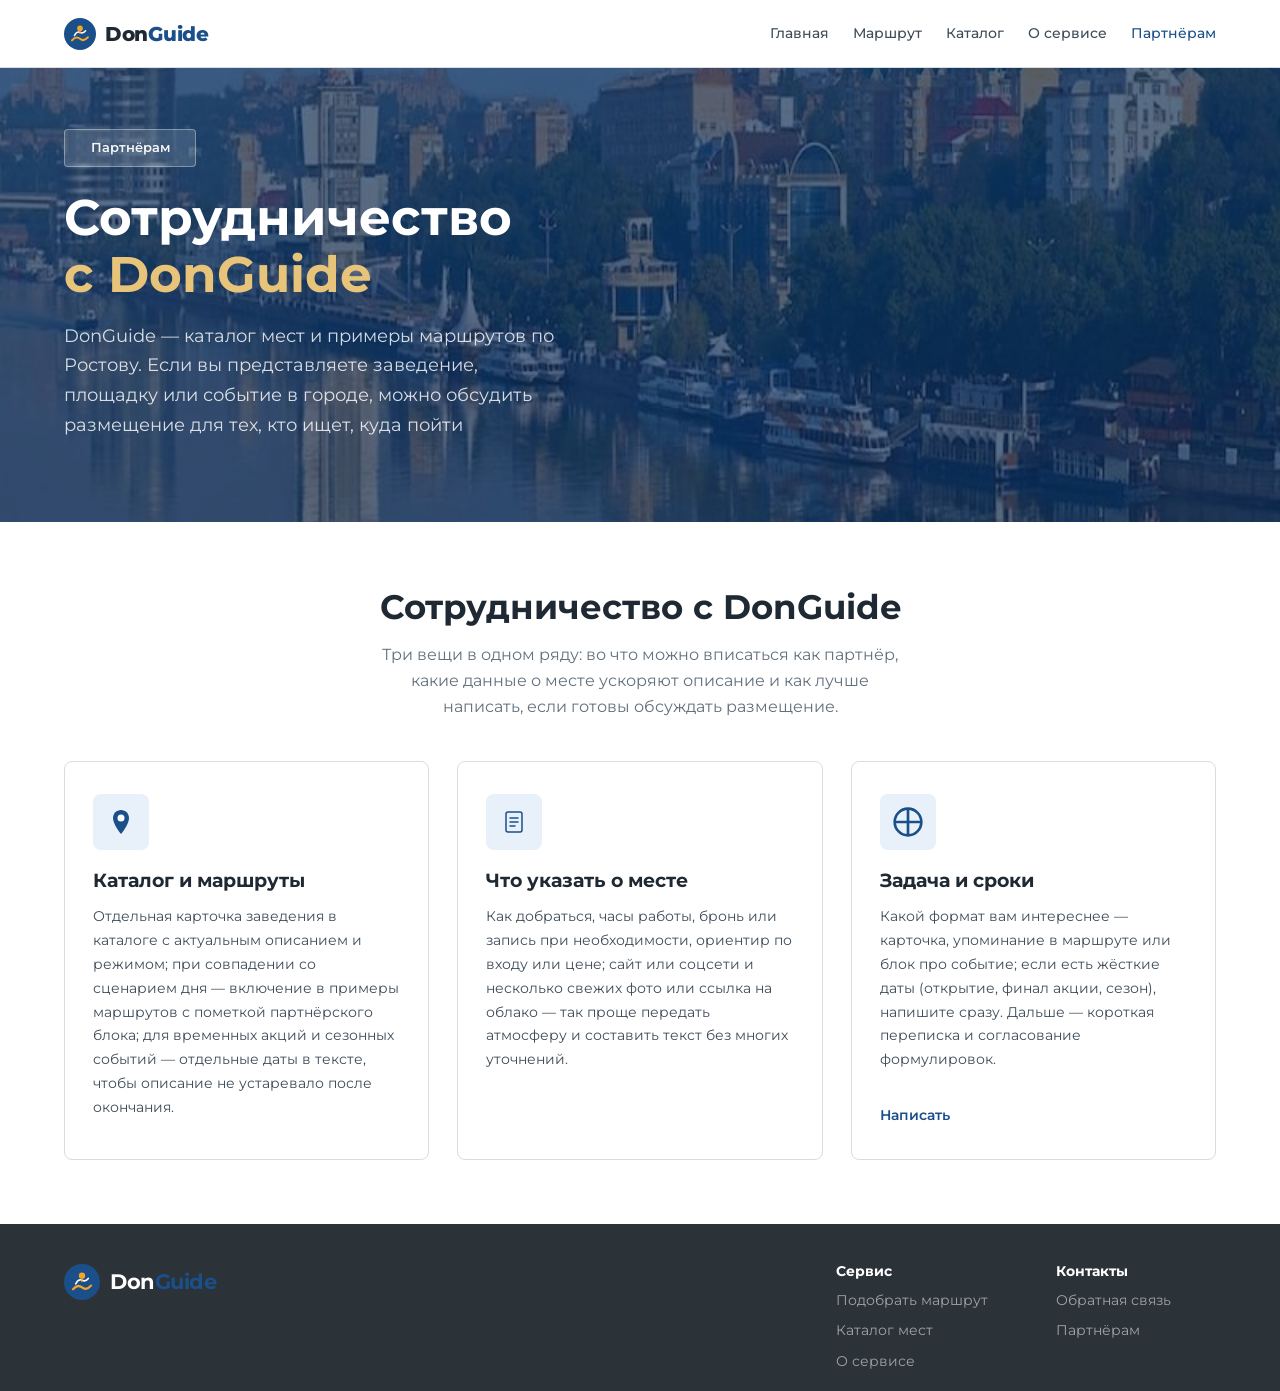
<file: partners.html>
<!DOCTYPE html>
<html lang="ru">
<head>
  <!-- Yandex.Metrika counter -->
  <script type="text/javascript">
    (function(m,e,t,r,i,k,a){
        m[i]=m[i]||function(){(m[i].a=m[i].a||[]).push(arguments)};
        m[i].l=1*new Date();
        for (var j = 0; j < document.scripts.length; j++) {if (document.scripts[j].src === r) { return; }}
        k=e.createElement(t),a=e.getElementsByTagName(t)[0],k.async=1,k.src=r,a.parentNode.insertBefore(k,a)
    })(window, document,'script','https://mc.yandex.ru/metrika/tag.js?id=109060606', 'ym');

    ym(109060606, 'init', {ssr:true, webvisor:true, trackHash:true, clickmap:true, ecommerce:"dataLayer", referrer: document.referrer, url: location.href, accurateTrackBounce:true, trackLinks:true});
</script>
<noscript><div><img src="https://mc.yandex.ru/watch/109060606" style="position:absolute; left:-9999px;" alt="" /></div></noscript>
<!-- /Yandex.Metrika counter -->
  <meta charset="UTF-8" />
  <meta name="viewport" content="width=device-width, initial-scale=1.0" />
  <title>DonGuide</title>
  <link rel="icon" href="svg/logo.svg" type="image/svg+xml" />
  <link rel="preconnect" href="https://fonts.googleapis.com" />
  <link rel="preconnect" href="https://fonts.gstatic.com" crossorigin />
  <link href="https://fonts.googleapis.com/css2?family=Montserrat:wght@400;500;600;700;800&display=swap" rel="stylesheet" />
  <link rel="stylesheet" href="main.css" />
</head>
<body>

  <header class="HeaderGlav" id="header">
    <div class="Container">
      <div class="HeaderGlavInner">
        <div class="HeaderLogo" aria-label="DonGuide">
          <img src="svg/logo.svg" alt="DonGuide" class="HeaderLogoIcon">
          <span class="HeaderLogoText">Don<span class="HeaderLogoAccent">Guide</span></span>
        </div>
        <nav class="HeaderNav" id="nav">
          <a href="index.html" class="HeaderNavLink">Главная</a>
          <a href="quiz.html" class="HeaderNavLink">Маршрут</a>
          <a href="catalog.html" class="HeaderNavLink">Каталог</a>
          <a href="about.html" class="HeaderNavLink">О сервисе</a>
          <a href="partners.html" class="HeaderNavLink HeaderNavLinkActive">Партнёрам</a>
        </nav>
        <button class="HeaderBurger" id="hamburger" onclick="toggleNav()" aria-label="Меню">
          <span></span><span></span><span></span>
        </button>
      </div>
    </div>
  </header>

  <main>
    <section class="banner_glav banner_glav_pol banner_glav_info">
      <div class="banner_fon">
        <img src="img/ponorama.jpg" alt="Ростов-на-Дону" loading="eager"/>
        <div class="banner_zatemn"></div>
      </div>
      <div class="shirina_po_centru banner_obolochk">
        <div class="banner_soderzh">
          <div class="banner_plash">Партнёрам</div>
          <h1 class="banner_zag">Сотрудничество<br/><span class="banner_zag2col">с DonGuide</span></h1>
          <p class="banner_melkiytxt">DonGuide — каталог мест и примеры маршрутов по Ростову. Если вы представляете заведение, площадку или событие в городе, можно обсудить размещение для тех, кто ищет, куда пойти</p>
        </div>
      </div>
    </section>

    <section class="sektsya_otstup">
      <div class="shirina_po_centru">
        <div class="blok_zag_sek">
          <h2 class="zag2_sek">Сотрудничество с DonGuide</h2>
          <p class="podzag_sek">Три вещи в одном ряду: во что можно вписаться как партнёр, какие данные о месте ускоряют описание и как лучше написать, если готовы обсуждать размещение.</p>
        </div>

        <div class="setka_preimush o_sebe_setka">
          <div class="plitka_opis">
            <div class="plitka_ikonku">
              <img src="svg/feature-location.svg" alt="" width="32" height="32">
            </div>
            <h3 class="plitka_zag">Каталог и маршруты</h3>
            <p class="plitka_txt">Отдельная карточка заведения в каталоге с актуальным описанием и режимом; при совпадении со сценарием дня — включение в примеры маршрутов с пометкой партнёрского блока; для временных акций и сезонных событий — отдельные даты в тексте, чтобы описание не устаревало после окончания.</p>
          </div>
          <div class="plitka_opis">
            <div class="plitka_ikonku">
              <img src="svg/document.svg" alt="" width="32" height="32">
            </div>
            <h3 class="plitka_zag">Что указать о месте</h3>
            <p class="plitka_txt">Как добраться, часы работы, бронь или запись при необходимости, ориентир по входу или цене; сайт или соцсети и несколько свежих фото или ссылка на облако — так проще передать атмосферу и составить текст без многих уточнений.</p>
          </div>
          <div class="plitka_opis">
            <div class="plitka_ikonku">
              <img src="svg/route.svg" alt="" width="32" height="32">
            </div>
            <h3 class="plitka_zag">Задача и сроки</h3>
            <p class="plitka_txt">Какой формат вам интереснее — карточка, упоминание в маршруте или блок про событие; если есть жёсткие даты (открытие, финал акции, сезон), напишите сразу. Дальше — короткая переписка и согласование формулировок.</p>
            <a class="plitka_ssyl" style="margin-top:12px" href="https://mail.google.com/mail/?view=cm&amp;fs=1&amp;to=sevenmilesblood@gmail.com&amp;su=%D0%9F%D0%B0%D1%80%D1%82%D0%BD%D1%91%D1%80%D1%81%D1%82%D0%B2%D0%BE%20DonGuide" target="_blank" rel="noopener noreferrer">Написать</a>
          </div>
        </div>
      </div>
    </section>

  </main>

  <footer class="podval">
    <div class="shirina_po_centru">
      <div class="podval_ryad">
        <div class="podval_logoBlok">
          <div class="logo_block" aria-label="DonGuide">
            <img src="svg/logo.svg" alt="DonGuide" class="logo_pic">
            <span class="logo_txt">Don<span class="logo_akcent">Guide</span></span>
          </div>
        </div>
        <div class="podval_ssylki">
          <div class="podval_kolonka">
            <h4>Сервис</h4>
            <a href="quiz.html">Подобрать маршрут</a>
            <a href="catalog.html">Каталог мест</a>
            <a href="about.html">О сервисе</a>
          </div>
          <div class="podval_kolonka">
            <h4>Контакты</h4>
            <a href="https://mail.google.com/mail/?view=cm&amp;fs=1&amp;to=sevenmilesblood@gmail.com&amp;su=DonGuide%20%E2%80%94%20%D0%BE%D0%B1%D1%80%D0%B0%D1%82%D0%BD%D0%B0%D1%8F%20%D1%81%D0%B2%D1%8F%D0%B7%D1%8C" target="_blank" rel="noopener noreferrer">Обратная связь</a>
            <a href="partners.html">Партнёрам</a>
          </div>
        </div>
      </div>
    </div>
  </footer>

  <script src="main.js"></script>
</body>
</html>
</file>
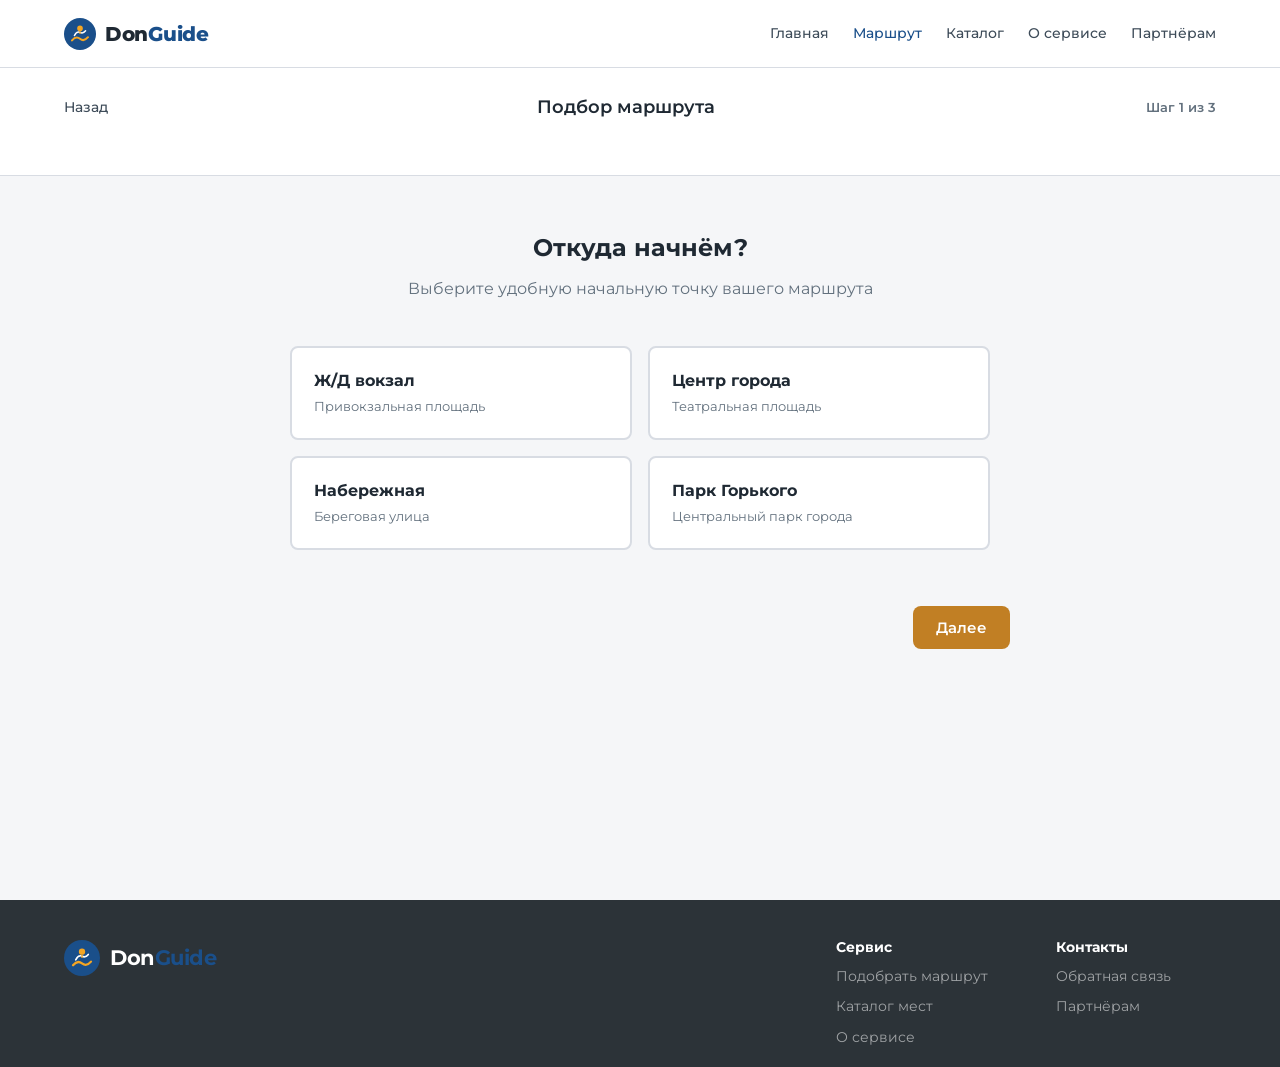
<file: quiz.html>
<!DOCTYPE html>
<html lang="ru">
<head>
  <!-- Yandex.Metrika counter -->
  <script type="text/javascript">
    (function(m,e,t,r,i,k,a){
        m[i]=m[i]||function(){(m[i].a=m[i].a||[]).push(arguments)};
        m[i].l=1*new Date();
        for (var j = 0; j < document.scripts.length; j++) {if (document.scripts[j].src === r) { return; }}
        k=e.createElement(t),a=e.getElementsByTagName(t)[0],k.async=1,k.src=r,a.parentNode.insertBefore(k,a)
    })(window, document,'script','https://mc.yandex.ru/metrika/tag.js?id=109060606', 'ym');

    ym(109060606, 'init', {ssr:true, webvisor:true, trackHash:true, clickmap:true, ecommerce:"dataLayer", referrer: document.referrer, url: location.href, accurateTrackBounce:true, trackLinks:true});
</script>
<noscript><div><img src="https://mc.yandex.ru/watch/109060606" style="position:absolute; left:-9999px;" alt="" /></div></noscript>
<!-- /Yandex.Metrika counter -->
  <meta charset="UTF-8" />
  <meta name="viewport" content="width=device-width, initial-scale=1.0" />
  <title>DonGuide</title>
  <link rel="icon" href="svg/logo.svg" type="image/svg+xml" />
  <link rel="preconnect" href="https://fonts.googleapis.com" />
  <link rel="preconnect" href="https://fonts.gstatic.com" crossorigin />
  <link href="https://fonts.googleapis.com/css2?family=Montserrat:wght@400;500;600;700;800&display=swap" rel="stylesheet" />
  <link rel="stylesheet" href="main.css" />
</head>
<body>

  <header class="HeaderGlav" id="header">
    <div class="Container">
      <div class="HeaderGlavInner">
        <div class="HeaderLogo" aria-label="DonGuide">
          <img src="svg/logo.svg" alt="DonGuide" class="HeaderLogoIcon">
          <span class="HeaderLogoText">Don<span class="HeaderLogoAccent">Guide</span></span>
        </div>
        <nav class="HeaderNav" id="nav">
          <a href="index.html" class="HeaderNavLink">Главная</a>
          <a href="quiz.html" class="HeaderNavLink HeaderNavLinkActive">Маршрут</a>
          <a href="catalog.html" class="HeaderNavLink">Каталог</a>
          <a href="about.html" class="HeaderNavLink">О сервисе</a>
          <a href="partners.html" class="HeaderNavLink">Партнёрам</a>
        </nav>
        <button class="HeaderBurger" id="hamburger" onclick="toggleNav()" aria-label="Меню">
          <span></span><span></span><span></span>
        </button>
      </div>
    </div>
  </header>

  <main>

    <div class="str_kviz">
      <div class="kviz_verhP">
        <div class="shirina_po_centru">
          <div class="kviz_verhR">
            <a class="nazad_strel" href="index.html" id="quiz-back-link">Назад</a>
            <h1 class="kviz_zagStr" id="quiz-page-title">Подбор маршрута</h1>
            <div class="kviz_nomShag" id="quiz-step-label">Шаг 1 из 3</div>
          </div>
        </div>
      </div>

      <div class="kviz_teloBlok">
        <div class="shirina_po_centru">

          <div id="step-1">
            <div class="kviz_shagBlok">
              <div class="kviz_shagZagB">
                <h2 class="kviz_shagZag">Откуда начнём?</h2>
                <p class="kviz_shagPodz">Выберите удобную начальную точку вашего маршрута</p>
              </div>
              <div class="start_setka">
                <label class="start_vybor">
                  <input type="radio" name="start" value="station">
                  <div class="start_vn_kart">
                    <div class="start_vn_txtbl">
                      <span class="start_vn_imya">Ж/Д вокзал</span>
                      <span class="start_vn_pod">Привокзальная площадь</span>
                    </div>
                  </div>
                </label>
                <label class="start_vybor">
                  <input type="radio" name="start" value="center">
                  <div class="start_vn_kart">
                    <div class="start_vn_txtbl">
                      <span class="start_vn_imya">Центр города</span>
                      <span class="start_vn_pod">Театральная площадь</span>
                    </div>
                  </div>
                </label>
                <label class="start_vybor">
                  <input type="radio" name="start" value="embankment">
                  <div class="start_vn_kart">
                    <div class="start_vn_txtbl">
                      <span class="start_vn_imya">Набережная</span>
                      <span class="start_vn_pod">Береговая улица</span>
                    </div>
                  </div>
                </label>
                <label class="start_vybor">
                  <input type="radio" name="start" value="park">
                  <div class="start_vn_kart">
                    <div class="start_vn_txtbl">
                      <span class="start_vn_imya">Парк Горького</span>
                      <span class="start_vn_pod">Центральный парк города</span>
                    </div>
                  </div>
                </label>
              </div>
            </div>
            <div class="kviz_nizKnop">
              <span></span>
              <button type="button" class="knopkaOform kn_joltaya kn_sredn" onclick="quizGoBudget()">
                Далее
              </button>
            </div>
          </div>

          <div id="step-2" hidden>
            <div class="kviz_shagBlok">
              <div class="kviz_shagZagB">
                <h2 class="kviz_shagZag">Каков ваш бюджет?</h2>
                <p class="kviz_shagPodz">Укажите, сколько вы готовы потратить на транспорт в течение дня</p>
              </div>
              <div class="byudz_sek">
                <div class="byudz_pokaz">
                  <span class="byudz_summaTxt" id="budget-amount">Бесплатно</span>
                  <span class="byudz_podpis" id="budget-label">Пешком</span>
                </div>
                <input type="hidden" id="budget-slider" value="0" />
                <div class="trans_setka">
                  <div class="trans_kart vybrano" id="tc-0">
                    <span>Пешая<br/>прогулка</span>
                    <small>Бесплатно</small>
                  </div>
                  <div class="trans_kart" id="tc-1">
                    <span>Автобус</span>
                    <small>≈ 100–300₽</small>
                  </div>
                  <div class="trans_kart" id="tc-2">
                    <span>Такси</span>
                    <small>≈ 500–1500₽</small>
                  </div>
                  <div class="trans_kart" id="tc-3">
                    <span>Личный<br/>авто</span>
                    <small>По расходам</small>
                  </div>
                </div>
              </div>
            </div>
            <div class="kviz_nizKnop">
              <button type="button" class="knopkaOform kn_obvod kn_sredn" onclick="showStep(1)">Назад</button>
              <button type="button" class="knopkaOform kn_joltaya kn_sredn" onclick="quizGoInterests()">
                Далее
              </button>
            </div>
          </div>

          <div id="step-3" hidden>
            <div class="kviz_shagBlok">
              <div class="kviz_shagZagB">
                <h2 class="kviz_shagZag">Что вас интересует?</h2>
                <p class="kviz_shagPodz">Выберите одну или несколько категорий (минимум 1)</p>
              </div>
              <div class="inter_setka">
                <label class="inter_plit">
                  <input type="checkbox" name="interests" value="architecture" />
                  <div class="inter_vnutr">
                    <span>Архитектура</span>
                  </div>
                </label>
                <label class="inter_plit">
                  <input type="checkbox" name="interests" value="gastronomy" />
                  <div class="inter_vnutr">
                    <span>Гастрономия</span>
                  </div>
                </label>
                <label class="inter_plit">
                  <input type="checkbox" name="interests" value="parks" />
                  <div class="inter_vnutr">
                    <span>Парки</span>
                  </div>
                </label>
                <label class="inter_plit">
                  <input type="checkbox" name="interests" value="history" />
                  <div class="inter_vnutr">
                    <span>История</span>
                  </div>
                </label>
                <label class="inter_plit">
                  <input type="checkbox" name="interests" value="entertainment" />
                  <div class="inter_vnutr">
                    <span>Развлечения</span>
                  </div>
                </label>
                <label class="inter_plit">
                  <input type="checkbox" name="interests" value="shopping" />
                  <div class="inter_vnutr">
                    <span>Шоппинг</span>
                  </div>
                </label>
                <label class="inter_plit">
                  <input type="checkbox" name="interests" value="sport" />
                  <div class="inter_vnutr">
                    <span>Спорт</span>
                  </div>
                </label>
                <label class="inter_plit">
                  <input type="checkbox" name="interests" value="art" />
                  <div class="inter_vnutr">
                    <span>Искусство</span>
                  </div>
                </label>
              </div>
            </div>
            <div class="kviz_nizKnop">
              <button type="button" class="knopkaOform kn_obvod kn_sredn" onclick="showStep(2)">Назад</button>
              <button type="button" class="knopkaOform kn_joltaya kn_sredn" onclick="finishQuiz()">
                Собрать список
              </button>
            </div>
          </div>

        </div>
      </div>
    </div>

  </main>

  <footer class="podval">
    <div class="shirina_po_centru">
      <div class="podval_ryad">
        <div class="podval_logoBlok">
          <div class="logo_block" aria-label="DonGuide">
            <img src="svg/logo.svg" alt="DonGuide" class="logo_pic">
            <span class="logo_txt">Don<span class="logo_akcent">Guide</span></span>
          </div>
        </div>
        <div class="podval_ssylki">
          <div class="podval_kolonka">
            <h4>Сервис</h4>
            <a href="quiz.html">Подобрать маршрут</a>
            <a href="catalog.html">Каталог мест</a>
            <a href="about.html">О сервисе</a>
          </div>
          <div class="podval_kolonka">
            <h4>Контакты</h4>
            <a href="https://mail.google.com/mail/?view=cm&fs=1&to=sevenmilesblood@gmail.com&su=DonGuide%20%E2%80%94%20%D0%BE%D0%B1%D1%80%D0%B0%D1%82%D0%BD%D0%B0%D1%8F%20%D1%81%D0%B2%D1%8F%D0%B7%D1%8C" target="_blank" rel="noopener noreferrer">Обратная связь</a>
            <a href="partners.html">Партнёрам</a>
          </div>
        </div>
      </div>
    </div>
  </footer>

  <script src="main.js"></script>
  <script>initQuizPage()</script>
</body>
</html>
</file>
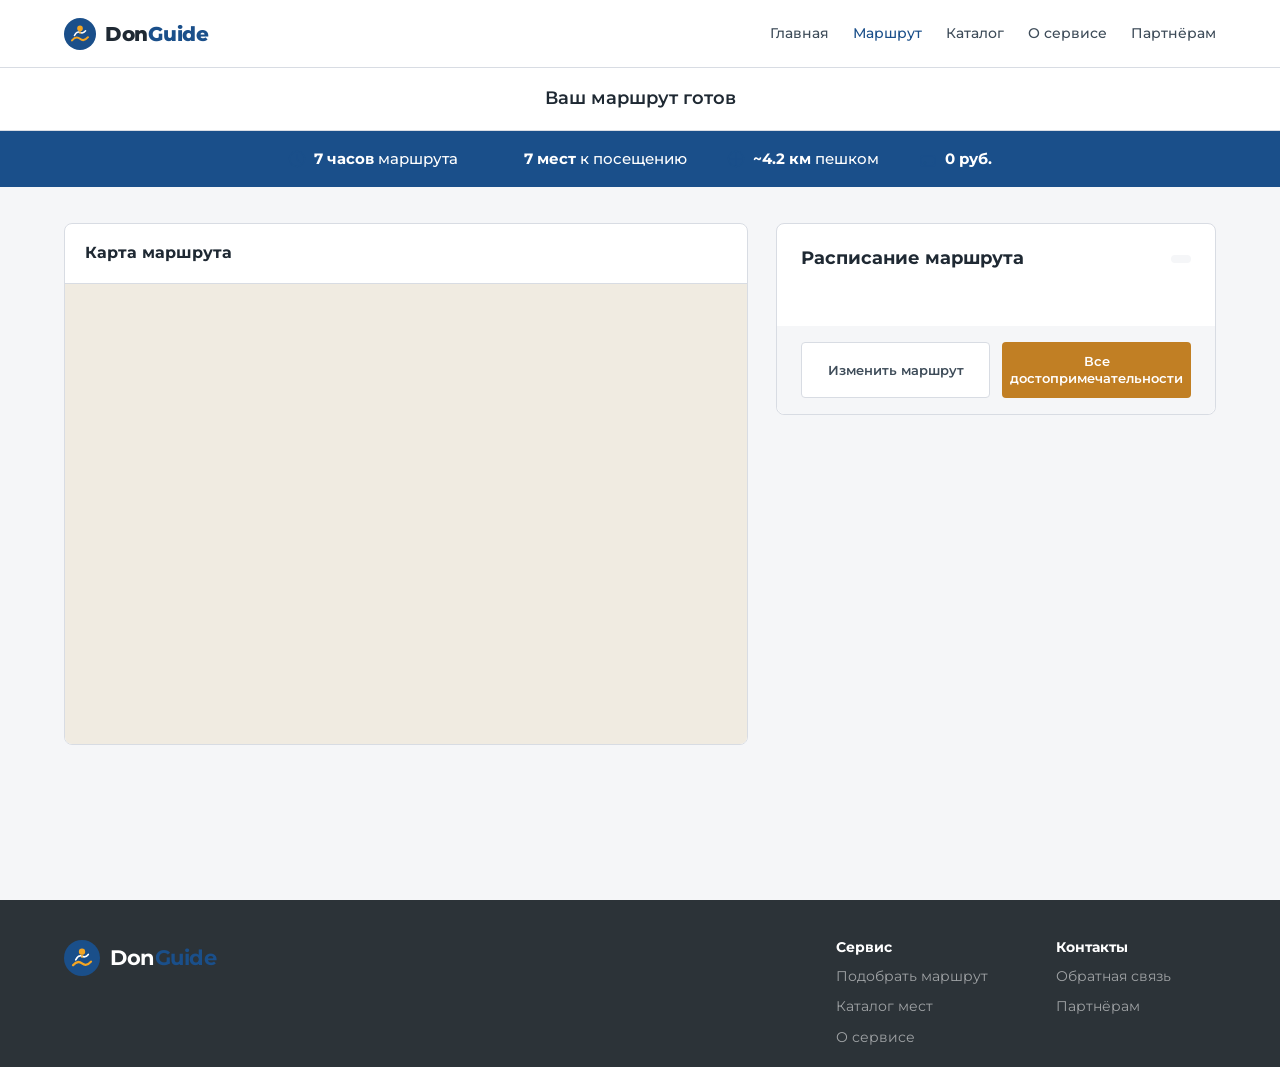
<file: route.html>
<!DOCTYPE html>
<html lang="ru">
<head>
  <!-- Yandex.Metrika counter -->
  <script type="text/javascript">
    (function(m,e,t,r,i,k,a){
        m[i]=m[i]||function(){(m[i].a=m[i].a||[]).push(arguments)};
        m[i].l=1*new Date();
        for (var j = 0; j < document.scripts.length; j++) {if (document.scripts[j].src === r) { return; }}
        k=e.createElement(t),a=e.getElementsByTagName(t)[0],k.async=1,k.src=r,a.parentNode.insertBefore(k,a)
    })(window, document,'script','https://mc.yandex.ru/metrika/tag.js?id=109060606', 'ym');

    ym(109060606, 'init', {ssr:true, webvisor:true, trackHash:true, clickmap:true, ecommerce:"dataLayer", referrer: document.referrer, url: location.href, accurateTrackBounce:true, trackLinks:true});
</script>
<noscript><div><img src="https://mc.yandex.ru/watch/109060606" style="position:absolute; left:-9999px;" alt="" /></div></noscript>
<!-- /Yandex.Metrika counter -->
  <meta charset="UTF-8" />
  <meta name="viewport" content="width=device-width, initial-scale=1.0" />
  <title>DonGuide</title>
  <link rel="icon" href="svg/logo.svg" type="image/svg+xml" />
  <link rel="preconnect" href="https://fonts.googleapis.com" />
  <link rel="preconnect" href="https://fonts.gstatic.com" crossorigin />
  <link href="https://fonts.googleapis.com/css2?family=Montserrat:wght@400;500;600;700;800&display=swap" rel="stylesheet" />
  <link rel="stylesheet" href="main.css" />
</head>
<body>

  <header class="HeaderGlav" id="header">
    <div class="Container">
      <div class="HeaderGlavInner">
        <div class="HeaderLogo" aria-label="DonGuide">
          <img src="svg/logo.svg" alt="DonGuide" class="HeaderLogoIcon">
          <span class="HeaderLogoText">Don<span class="HeaderLogoAccent">Guide</span></span>
        </div>
        <nav class="HeaderNav" id="nav">
          <a href="index.html" class="HeaderNavLink">Главная</a>
          <a href="quiz.html" class="HeaderNavLink HeaderNavLinkActive">Маршрут</a>
          <a href="catalog.html" class="HeaderNavLink">Каталог</a>
          <a href="about.html" class="HeaderNavLink">О сервисе</a>
          <a href="partners.html" class="HeaderNavLink">Партнёрам</a>
        </nav>
        <button class="HeaderBurger" id="hamburger" onclick="toggleNav()" aria-label="Меню">
          <span></span><span></span><span></span>
        </button>
      </div>
    </div>
  </header>

  <main>

<div class="str_rezult">
      <div class="rez_polosVerh">
        <div class="shirina_po_centru">
          <div class="rez_polosNutra">
            <h1 class="rez_polosZag">Ваш маршрут готов</h1>
        
          </div>
        </div>
      </div>

      <div class="rez_sinPlash">
        <div class="shirina_po_centru">
          <div class="rez_paramSetka">
            <div class="rez_paramStrok">
              <img src="svg/time-lg.svg" alt="Время" width="18" height="18">
              <span><span class="rez_akc">7 часов</span> маршрута</span>
            </div>
            <div class="rez_paramStrok rez_paramStrok_noIcon">
              <span><span class="rez_akc">7 мест</span> к посещению</span>
            </div>
            <div class="rez_paramStrok">
              <img src="svg/route.svg" alt="Маршрут" width="18" height="18">
              <span><span class="rez_akc">~4.2 км</span> <span id="route-meta-route-mode">пешком</span></span>
            </div>
            <div class="rez_paramStrok">
              <img src="svg/money.svg" alt="" width="18" height="18" aria-hidden="true">
              <span>
                <span class="rez_akc" id="route-meta-total-price">0 руб.</span>
                <span id="route-meta-budget-hint" class="rez_budget_melk"></span>
              </span>
            </div>
          </div>
        </div>
      </div>

      <div class="rez_osn">
        <div class="shirina_po_centru">
          <div class="rez_kolon2">
            <div class="rez_karta">
              <div class="rez_kartaZag">
                <div class="plan_map_heading">Карта маршрута</div>
              </div>
              <div class="rez_kartaObl" style="height:460px;">
                <div id="yandex-map" style="width:100%;height:460px;"></div>
              </div>
            </div>

            <div class="rez_planDnja">
              <div class="plan_zagBlk">
                <div class="plan_sched_heading">Расписание маршрута</div>
                <p class="plan_dataTxt"></p>
              </div>
              <div class="plan_spisok"></div>
              <div class="plan_nizKn">
                <a class="knopkaOform kn_obvod kn_sredn" href="quiz.html">Изменить маршрут</a>
                <a class="knopkaOform kn_joltaya kn_sredn" href="catalog.html">Все достопримечательности</a>
              </div>
            </div>
          </div>
        </div>
      </div>
    </div>

  </main>

  <footer class="podval">
    <div class="shirina_po_centru">
      <div class="podval_ryad">
        <div class="podval_logoBlok">
          <div class="logo_block" aria-label="DonGuide">
            <img src="svg/logo.svg" alt="DonGuide" class="logo_pic">
            <span class="logo_txt">Don<span class="logo_akcent">Guide</span></span>
          </div>
        </div>
        <div class="podval_ssylki">
          <div class="podval_kolonka">
            <h4>Сервис</h4>
            <a href="quiz.html">Подобрать маршрут</a>
            <a href="catalog.html">Каталог мест</a>
            <a href="about.html">О сервисе</a>
          </div>
          <div class="podval_kolonka">
            <h4>Контакты</h4>
            <a href="https://mail.google.com/mail/?view=cm&fs=1&to=sevenmilesblood@gmail.com&su=DonGuide%20%E2%80%94%20%D0%BE%D0%B1%D1%80%D0%B0%D1%82%D0%BD%D0%B0%D1%8F%20%D1%81%D0%B2%D1%8F%D0%B7%D1%8C" target="_blank" rel="noopener noreferrer">Обратная связь</a>
            <a href="partners.html">Партнёрам</a>
          </div>
        </div>
      </div>
    </div>
  </footer>

  <script src="https://api-maps.yandex.ru/2.1/?apikey=1a184ee4-6dd9-4b39-9c17-65808bb7277d&lang=ru_RU" type="text/javascript"></script>
  <script src="main.js"></script>
  <script src="route.js"></script>
</body>
</html>
</file>
<file: main.css>
*, *::before, *::after {
    box-sizing: border-box;
    margin: 0;
    padding: 0;
  }

  html {
    scroll-behavior: smooth;
  }
  body {
    font-family: "Montserrat", -apple-system, BlinkMacSystemFont, "Segoe UI", sans-serif;
    color: #1f2933;
    background: #ffffff;
    line-height: 1.65;
    overflow-x: hidden;
  }
  img { display: block; max-width: 100%; height: auto; }
  button { cursor: pointer; border: none; background: none; font-family: inherit; }
  input, select { font-family: inherit; }
  a { text-decoration: none; color: inherit; }
  ul { list-style: none; }
  .shirina_po_centru {
    width: 100%;
    max-width: 1200px;
    margin: 0 auto;
    padding: 0 24px;
  }
  .sektsya_otstup { padding: 64px 0; }
  .sektsya_fonseryy { background: #f5f6f8; }
  .blok_zag_sek {
    text-align: center;
    margin-bottom: 40px;
  }
  .zag2_sek {
    font-size: clamp(26px, 3vw, 34px);
    font-weight: 700;
    font-family: "Montserrat", -apple-system, BlinkMacSystemFont, "Segoe UI", sans-serif;
    color: #1f2933;
    margin-bottom: 12px;
    line-height: 1.28;
  }
  .podzag_sek {
    color: #62707d;
    font-size: 16px;
    max-width: 520px;
    margin: 0 auto;
  }
  .glvn_odinTekstRyad {
    max-width: 620px;
    margin: 0 auto;
    display: flex;
    flex-direction: column;
    align-items: center;
    gap: 24px;
    text-align: center;
  }
  .glvn_odinTekst {
    font-size: 16px;
    color: #3e4c59;
    line-height: 1.75;
    margin: 0;
  }
  .knopkaOform {
    display: inline-flex;
    align-items: center;
    gap: 8px;
    border-radius: 4px;
    font-family: "Montserrat", -apple-system, BlinkMacSystemFont, "Segoe UI", sans-serif;
    font-weight: 600;
    transition:
      background-color 0.18s ease,
      border-color 0.18s ease,
      color 0.18s ease,
      opacity 0.18s ease;
    white-space: nowrap;
    cursor: pointer;
    border: 1px solid transparent;
    appearance: none;
  }
  .kn_malen { padding: 8px 18px; font-size: 13px; }
  .kn_sredn { padding: 12px 24px; font-size: 15px; }
  .kn_bolsh { padding: 16px 34px; font-size: 16px; }
  .kn_joltaya {
    background: #c17f24;
    color: #ffffff;
    border-color: rgba(193, 127, 36, 0.35);
  }
  .kn_joltaya:hover {
    background: #a56b1a;
    border-color: rgba(165, 107, 26, 0.5);
  }
  .kn_sin {
    background: #1a4f8a;
    color: #ffffff;
  }
  .kn_sin:hover {
    background: #0d3060;
  }
  .kn_obvod {
    background: #ffffff;
    color: #3e4c59;
    border: 1px solid #d8dce3;
  }
  .kn_obvod:hover {
    background: #f5f6f8;
    border-color: #2d6cb4;
    color: #1a4f8a;
  }
  .kn_belObvod {
    background: transparent;
    color: #ffffff;
    border: 1px solid rgba(255,255,255,.55);
  }
  .kn_belObvod:hover {
    background: rgba(255,255,255,.1);
    border-color: #ffffff;
  }
  .tegik {
    display: inline-block;
    background: #f5f6f8;
    color: #3e4c59;
    padding: 4px 10px;
    border-radius: 4px;
    font-family: "Montserrat", -apple-system, BlinkMacSystemFont, "Segoe UI", sans-serif;
    font-size: 11px;
    font-weight: 600;
    border: 1px solid #d8dce3;
  }
  .Container {
    width: 100%;
    max-width: 1200px;
    margin: 0 auto;
    padding: 0 24px;
  }
  .HeaderGlav {
    position: fixed;
    top: 0; left: 0; right: 0;
    height: 68px;
    background: #ffffff;
    border-bottom: 1px solid #d8dce3;
    z-index: 1000;
  }
  .HeaderGlav.Scrolled { box-shadow: 0 4px 20px rgba(26, 79, 138, 0.14); }
  .HeaderGlavInner {
    height: 68px;
    display: flex;
    align-items: center;
    gap: 28px;
  }
  .HeaderLogo { display: flex; align-items: center; gap: 9px; flex-shrink: 0; }
  .HeaderLogoIcon { width: 32px; height: 32px; }
  .HeaderLogoText {
    font-size: 20px;
    line-height: 1.2;
    font-weight: 800;
    font-family: "Montserrat", -apple-system, BlinkMacSystemFont, "Segoe UI", sans-serif;
    color: #1f2933;
    letter-spacing: -0.3px;
  }
  .HeaderLogoAccent { color: #1a4f8a; }
  .HeaderNav {
    display: flex;
    align-items: center;
    gap: 24px;
    margin-left: auto;
  }
  .HeaderNavLink {
    font-family: "Montserrat", -apple-system, BlinkMacSystemFont, "Segoe UI", sans-serif;
    font-size: 14px;
    font-weight: 500;
    color: #3e4c59;
  }
  .HeaderNavLink:hover { color: #1a4f8a; }
  .HeaderNavLinkActive { color: #1a4f8a; }
  .HeaderNav .Btn {
    display: inline-flex;
    align-items: center;
    gap: 8px;
    border-radius: 8px;
    font-family: "Montserrat", -apple-system, BlinkMacSystemFont, "Segoe UI", sans-serif;
    font-weight: 600;
    cursor: pointer;
    white-space: nowrap;
    transition: background 0.18s ease;
  }
  .HeaderNav .BtnSm { padding: 8px 16px; font-size: 13px; }
  .HeaderNav .BtnAmber { background: #c17f24; color: #ffffff; }
  .HeaderNav .BtnAmber:hover { background: #a56b1a; }
  .HeaderBurger {
    display: none;
    flex-direction: column;
    gap: 5px;
    margin-left: auto;
    padding: 6px;
  }
  .HeaderBurger span {
    display: block;
    width: 22px; height: 2px;
    background: #1f2933;
    border-radius: 2px;
    transition: transform 0.22s ease, opacity 0.22s ease;
  }
  .HeaderBurger.Open span:nth-child(1) { transform: rotate(45deg) translate(5px, 5px); }
  .HeaderBurger.Open span:nth-child(2) { opacity: 0; transform: scaleX(0); }
  .HeaderBurger.Open span:nth-child(3) { transform: rotate(-45deg) translate(5px, -5px); }
  .logo_block {
    display: flex;
    align-items: center;
    gap: 10px;
    flex-shrink: 0;
  }
  .logo_pic { width: 36px; height: 36px; }
  .logo_txt {
    font-size: 21px;
    line-height: 1.2;
    font-weight: 700;
    font-family: "Montserrat", -apple-system, BlinkMacSystemFont, "Segoe UI", sans-serif;
    color: #1f2933;
    letter-spacing: -0.02em;
  }
  .logo_akcent { color: #1a4f8a; }
  .banner_glav {
    position: relative; min-height: 100vh; display: flex; align-items: center;
    padding-top: 68px; overflow: hidden;
  }
  .banner_glav_pol {
  min-height: clamp(360px, 58vh, 560px);
  }
  .banner_glav_pol .banner_obolochk {
  min-height: calc(clamp(360px, 58vh, 560px) - 68px);
  }
.banner_glav_info .banner_obolochk {
  padding-top: 60px;
  padding-bottom: 80px;
}
.banner_glav_info .banner_soderzh {
  max-width: 620px;
}
.banner_glav_info .banner_plash {
  margin-bottom: 22px;
  min-width: 132px;
  min-height: 30px;
  justify-content: center;
}
.banner_glav_info .banner_zag {
  font-size: clamp(32px, 5vw, 50px);
  line-height: 1.15;
  margin-bottom: 18px;
}
.banner_glav_info .banner_melkiytxt {
  max-width: 500px;
  margin-bottom: 0;
  min-height: 119px;
}
  .banner_fon { position: absolute; inset: 0; }
  .banner_fon img {
    width: 100%; height: 100%; object-fit: cover; object-position: center;
  }
  .banner_zatemn {
    position: absolute; inset: 0;
    background: rgba(13, 48, 96, 0.68);
  }
  .banner_obolochk {
    position: relative; z-index: 1; padding-top: 60px; padding-bottom: 80px;
    min-height: calc(100vh - 68px); display: flex; align-items: center;
  }
  .banner_soderzh { max-width: 620px; }
  .banner_plash {
    display: inline-flex;
    align-items: center;
    gap: 8px;
    background: rgba(255, 255, 255, 0.14);
    border: 1px solid rgba(255, 255, 255, 0.35);
    color: rgba(255, 255, 255, 0.95);
    padding: 7px 14px;
    border-radius: 4px;
    font-family: "Montserrat", -apple-system, BlinkMacSystemFont, "Segoe UI", sans-serif;
    font-size: 13px;
    font-weight: 600;
    margin-bottom: 22px;
  }
  .banner_zag {
    font-size: clamp(32px, 5vw, 50px);
    font-weight: 700;
    font-family: "Montserrat", -apple-system, BlinkMacSystemFont, "Segoe UI", sans-serif;
    color: #ffffff;
    line-height: 1.15;
    margin-bottom: 18px;
  }
  .banner_zag2col { color: #e8c47a; }
  .banner_melkiytxt {
    font-size: 18px; color: rgba(255,255,255,.82); max-width: 500px;
    margin-bottom: 40px; line-height: 1.65;
  }
  .banner_knopkiRyad {
    display: flex; gap: 16px; flex-wrap: wrap; margin-bottom: 52px;
  }
  .banner_cifry { display: flex; align-items: center; }
  .banner_odnaCif {
    display: flex; flex-direction: column; gap: 2px; padding: 0 28px;
  }
  .banner_odnaCif:first-child { padding-left: 0; }
  .banner_chislo {
    font-size: 26px;
    font-weight: 700;
    color: #ffffff;
    line-height: 1;
  }
  .banner_podpis {
    font-size: 12px;
    color: rgba(255, 255, 255, 0.6);
    font-weight: 500;
  }
  .banner_cherta {
    width: 1px; height: 36px; background: rgba(255,255,255,.25);
  }
  #strGlav .banner_glav .banner_zatemn {
    background: rgba(13, 48, 96, 0.76);
  }
  #strGlav .banner_glav .banner_plash {
    background: rgba(255, 255, 255, 0.14);
    border: 1px solid rgba(255, 255, 255, 0.3);
    color: rgba(255, 255, 255, 0.95);
  padding: 7px 14px;
    border-radius: 4px;
    font-weight: 600;
  margin-bottom: 22px;
  }
  #strGlav .banner_glav .banner_zag {
  font-size: clamp(32px, 5vw, 50px);
  line-height: 1.15;
  margin-bottom: 18px;
  }
  #strGlav .banner_glav .banner_chislo {
    font-size: 24px;
  }
  #strGlav .banner_glav .banner_cifry {
    display: grid;
    grid-template-columns: minmax(0, 1fr) auto minmax(0, 1fr);
    align-items: stretch;
    column-gap: 24px;
  }
  #strGlav .banner_glav .banner_odnaCif {
    padding: 0;
    min-height: 100%;
    justify-content: flex-start;
    gap: 10px;
  }
#strGlav .banner_glav .banner_cifry > .banner_odnaCif {
  min-height: 120px;
}
  #strGlav .banner_glav .banner_cherta {
    width: 1px;
    height: auto;
    align-self: stretch;
    min-height: 100%;
    flex-shrink: 0;
  }
  #strGlav .banner_glav .banner_chislo.banner_chislo_tekst {
    font-size: clamp(19px, 3vw, 28px);
    font-weight: 700;
    line-height: 1.25;
    max-width: none;
    display: block;
  }
  #strGlav .banner_glav .banner_odnaCif .banner_podpis {
    font-size: 13px;
    line-height: 1.5;
    flex: 1;
    min-width: 0;
  }
  #strGlav ul.setka_progulok {
    grid-template-columns: repeat(2, minmax(0, 1fr));
    max-width: 920px;
    margin-inline: auto;
    gap: 22px;
  }
  .setka_preimush {
    display: grid;
    grid-template-columns: repeat(2, minmax(0, 1fr));
    gap: 28px;
  }
  .setka_preimush.o_sebe_setka {
    grid-template-columns: repeat(3, minmax(0, 1fr));
  }
  ul.setka_progulok {
    display: grid;
    grid-template-columns: repeat(2, minmax(0, 1fr));
    gap: 28px;
    list-style: none;
    margin: 0;
    padding: 0;
  }
  ul.setka_progulok > li {
    min-width: 0;
    display: flex;
  }
  ul.setka_progulok > li > a.kart_progr {
    flex: 1;
    min-width: 0;
    width: 100%;
  }
  .plitka_opis {
    position: relative; display: flex; flex-direction: column;
    height: 100%; min-height: 0; overflow: hidden; cursor: default;
    padding: 32px 28px; border-radius: 8px;
    background: #ffffff; border: 1px solid #d8dce3;
    transition: border-color 0.2s ease;
  }
  .plitka_opis:hover {
    border-color: #2d6cb4;
  }
  .plitka_ikonku {
    width: 56px; height: 56px; background: #e8f0fa; border-radius: 8px;
    display: flex; align-items: center; justify-content: center; margin-bottom: 18px;
  }
  .plitka_zag {
    font-size: 19px; font-weight: 700; font-family: "Montserrat", -apple-system, BlinkMacSystemFont, "Segoe UI", sans-serif;
    color: #1f2933;
    margin-bottom: 12px; line-height: 1.35;
  }
  .plitka_txt {
    font-size: 14px; color: #3e4c59; line-height: 1.7;
    margin-bottom: 0;
  }
  .plitka_ssyl {
    font-family: "Montserrat", -apple-system, BlinkMacSystemFont, "Segoe UI", sans-serif;
    font-size: 14px; font-weight: 600; color: #1a4f8a; cursor: pointer;
    margin-top: auto;
    padding-top: 20px;
    align-self: flex-start;
  }
  .plitka_ssyl:hover { text-decoration: underline; }

  a.kart_progr {
    display: flex; flex-direction: column; height: 100%;
    overflow: hidden; border-radius: 8px; cursor: pointer;
    color: inherit; background: #ffffff; border: 1px solid #d8dce3;
    transition: border-color 0.2s ease;
  }
  a.kart_progr:hover {
    border-color: #2d6cb4;
  }
  figure.kart_prog_img {
    margin: 0;
  }
  .kart_prog_img {
    position: relative;
    height: 220px;
    overflow: hidden;
    flex-shrink: 0;
  }
  .kart_prog_img img {
    width: 100%; height: 100%; object-fit: cover;
  }
  .kart_prog_metka {
    position: absolute; top: 14px; left: 14px; background: #c17f24;
    color: #ffffff; padding: 4px 10px; border-radius: 4px; font-size: 11px;
    font-family: "Montserrat", -apple-system, BlinkMacSystemFont, "Segoe UI", sans-serif;
    font-weight: 600;
  }
  .kart_prog_sinMet { background: #1a4f8a; }
  .kart_prog_niz {
    padding: 22px;
    flex: 1;
    display: flex;
    flex-direction: column;
    min-height: 0;
    min-width: 0;
  }
  .kart_prog_infostr {
    display: flex;
    gap: 14px;
    font-size: 12px;
    color: #62707d;
    margin: 0 0 10px;
    align-items: center;
    flex-wrap: wrap;
  }
  .kart_prog_infostr time {
    display: flex;
    align-items: center;
    gap: 4px;
  }
  .kart_prog_zag {
    font-size: 18px;
    font-weight: 700;
    font-family: "Montserrat", -apple-system, BlinkMacSystemFont, "Segoe UI", sans-serif;
    color: #1f2933;
    margin-bottom: 8px;
    line-height: 1.35;
    min-width: 0;
  overflow-wrap: normal;
  word-break: normal;
  }
  .kart_prog_opis {
    font-size: 13px;
    color: #3e4c59;
    line-height: 1.6;
    margin-bottom: 0;
    min-width: 0;
  overflow-wrap: normal;
  word-break: normal;
  }
  .kart_prog_tegi {
    display: flex;
    gap: 6px;
    flex-wrap: wrap;
    margin-top: auto;
    padding: 14px 0 0;
    list-style: none;
  }
  .kart_prog_tegi li.tegik {
    margin: 0;
  }
  
  .podval {
    background: #2c3338;
    padding: 40px 0 20px; color: rgba(255,255,255,.72);
  }
  .podval_ryad {
    display: flex; justify-content: space-between; gap: 40px; margin-bottom: 0;
    align-items: start;
  }
  .podval_logoBlok { flex: 0 0 280px; }
  .podval_logoBlok .logo_txt { color: #ffffff; }
  .podval_opisan {
    font-size: 14px; color: rgba(255,255,255,.5); max-width: 300px;
    margin-top: 12px; line-height: 1.7;
  }
  .podval_ssylki {
    display: grid; grid-template-columns: repeat(2, minmax(160px, 1fr));
    column-gap: 60px; align-items: start;
  }
  .podval_kolonka { width: auto; }
  .podval_kolonka h4 {
    font-size: 14px; font-weight: 700; color: #ffffff;
    margin-bottom: 12px; margin-top: 0; line-height: 1;
  }
  .podval_kolonka a {
    display: block; font-size: 14px; color: rgba(255,255,255,.55);
    margin-bottom: 10px; line-height: 1.45; transition: color 0.18s ease;
  }
  .podval_kolonka a:last-child { margin-bottom: 0; }
  .podval_kolonka a:hover { color: #e8c47a; }
  .podval_copystr { display: none; }
  .str_kviz {
    min-height: 100vh; padding-top: 68px; background: #f5f6f8;
  }
  .kviz_verhP {
    position: sticky; z-index: 10;
    padding: 20px 0 28px;
    background: #ffffff; border-bottom: 1px solid #d8dce3;
  }
  .kviz_verhR {
    display: flex; align-items: center; gap: 16px; margin-bottom: 20px;
  }
  .nazad_strel {
    display: flex; align-items: center; gap: 6px; font-size: 14px;
    font-weight: 500; color: #3e4c59; transition: color 0.18s ease;
    padding: 8px 0;
  }
  .nazad_strel:hover { color: #1a4f8a; }
  h1.kviz_zagStr {
    font-family: "Montserrat", -apple-system, BlinkMacSystemFont, "Segoe UI", sans-serif;
    font-size: 18px; font-weight: 600; color: #1f2933;
    flex: 1; text-align: center;
    margin: 0;
  }
  .kviz_nomShag {
    font-size: 13px; font-weight: 600; color: #62707d;
    min-width: 72px; text-align: right;
  }
  .kviz_teloBlok { padding: 52px 0 100px; }
  .kviz_shagBlok { display: block; }
  .kviz_shagZagB { text-align: center; margin-bottom: 44px; }
  .kviz_shagZag {
    font-size: 24px; font-weight: 700; font-family: "Montserrat", -apple-system, BlinkMacSystemFont, "Segoe UI", sans-serif;
    color: #1f2933; margin-bottom: 8px;
  }
  .kviz_shagPodz { font-size: 16px; color: #62707d; }
  .start_setka {
    display: grid; grid-template-columns: repeat(2, 1fr); gap: 16px;
    max-width: 700px; margin: 0 auto;
  }
  .start_vybor input { display: none; }
  .start_vn_kart {
    display: flex; align-items: center; gap: 16px; padding: 20px 22px;
    background: #ffffff; border: 2px solid #d8dce3;
    border-radius: 8px; transition: 0.18s ease;
  }
  .start_vybor input:checked + .start_vn_kart {
    border: 2px solid #2d6cb4;
    background: #e8f0fa;
  }
  .start_vn_kart:hover { border-color: #2d6cb4; }
  .start_vn_txtbl { flex: 1; }
  .start_vn_imya {
    display: block; font-size: 16px; font-weight: 700; color: #1f2933;
    margin-bottom: 2px;
  }
  .start_vn_pod { display: block; font-size: 13px; color: #62707d; }
  .byudz_sek { max-width: 680px; margin: 0 auto; }
  .byudz_pokaz {
    text-align: center; margin-bottom: 28px; padding: 22px;
    background: #f5f6f8; border-radius: 8px;
    border: 1px solid #d8dce3;
  }
  .byudz_summaTxt {
    display: block; font-size: 30px; font-weight: 700; color: #1f2933;
    margin-bottom: 4px;
  }
  .byudz_podpis {
    font-size: 15px; color: #3e4c59; font-weight: 500;
  }
  .trans_setka { display: grid; grid-template-columns: repeat(4, 1fr); gap: 12px; }
  .trans_kart {
    display: flex; flex-direction: column; align-items: center; gap: 6px;
    padding: 18px 12px; background: #ffffff; border: 2px solid #d8dce3;
    border-radius: 8px; text-align: center; transition: 0.18s ease;
    cursor: pointer;
  }
  .trans_kart.vybrano {
    border: 2px solid #2d6cb4;
    background: #e8f0fa;
  }
  .trans_kart span {
    font-size: 12px; font-weight: 600; color: #1f2933; line-height: 1.3;
  }
  .trans_kart small { font-size: 11px; color: #62707d; }
  .inter_setka {
    display: grid; grid-template-columns: repeat(4, 1fr); gap: 16px;
    max-width: 740px; margin: 0 auto;
  }
  .inter_plit { cursor: pointer; }
  .inter_plit input { display: none; }
  .inter_vnutr {
    display: flex; flex-direction: column; align-items: center; gap: 10px;
    padding: 22px 16px; background: #ffffff; border: 2px solid #d8dce3;
    border-radius: 8px; text-align: center;
    transition: border-color 0.2s ease, background 0.2s ease;
  }
  .inter_vnutr:hover {
    border-color: #2d6cb4;
  }
  .inter_plit input:checked + .inter_vnutr {
    border-color: #2d6cb4; background: #e8f0fa;
  }
  .inter_vnutr span {
    font-size: 13px; font-weight: 600; color: #1f2933; line-height: 1.3;
  }
  .kviz_nizKnop {
    display: flex;
    justify-content: space-between;
    align-items: center;
    gap: 16px;
    margin: 48px auto 0;
    max-width: 740px;
    padding-top: 8px;
  }
  .kviz_nizKnop .kn_sredn {
    padding: 11px 22px;
    font-size: 15px;
    border-radius: 8px;
  }
  .str_rezult {
    min-height: 100vh; padding-top: 68px; background: #f5f6f8;
  }
  .rez_polosVerh {
    background: #ffffff; border-bottom: 1px solid #d8dce3;
    padding: 16px 0; position: sticky; z-index: 10;
  }
  .rez_polosNutra { display: flex; align-items: center; gap: 16px; }
  .rez_polosZag {
    font-family: "Montserrat", -apple-system, BlinkMacSystemFont, "Segoe UI", sans-serif;
    font-size: 18px; font-weight: 600; color: #1f2933;
    flex: 1; text-align: center;
  }
  .rez_sinPlash { background: #1a4f8a; padding: 16px 0; }
  .rez_paramSetka {
    display: flex; gap: 40px; justify-content: center; flex-wrap: wrap;
  }
  .rez_paramStrok {
    display: flex; align-items: center; gap: 8px; color: #ffffff;
    font-size: 15px; font-weight: 500;
  }
  .rez_paramStrok_noIcon {
    padding-left: 26px;
  }
  .rez_paramStrok svg path,
  .rez_paramStrok svg circle { stroke: rgba(255,255,255,.8); }
  .rez_paramStrok svg path[fill="#f5a623"] { fill: #c17f24; stroke: none; }
  .rez_paramStrok .rez_akc { font-weight: 700; }
  .rez_budget_melk {
    font-weight: 500;
    font-size: 14px;
    opacity: 0.92;
  }
  .rez_osn { padding: 36px 0 60px; }
  .rez_kolon2 {
    display: grid; grid-template-columns: 1fr 440px; gap: 28px; align-items: start;
  }
  .rez_karta {
    background: #ffffff; border-radius: 8px; overflow: hidden;
    border: 1px solid #d8dce3;
    position: sticky; top: calc(6px + 90px);
  }
  .rez_kartaZag {
    display: flex; align-items: center; justify-content: space-between;
    padding: 16px 20px; border-bottom: 1px solid #d8dce3;
  }
  .rez_kartaZag h3,
  .rez_kartaZag .plan_map_heading {
    font-size: 16px; font-weight: 700; color: #1f2933;
    margin: 0;
  }
  .rez_kartaObl { background: #f0ebe1; overflow: hidden; }
  #yandex-map {
    width: 100%;
    max-width: 100%;
  }
  .rez_planDnja {
    background: #ffffff; border-radius: 8px;
    border: 1px solid #d8dce3; display: flex; flex-direction: column;
    overflow: hidden;
  }
  .plan_zagBlk {
    display: flex; align-items: center; justify-content: space-between;
    padding: 20px 24px;
  }
  .plan_zagBlk h3,
  .plan_zagBlk .plan_sched_heading {
    font-size: 18px; font-weight: 700; font-family: "Montserrat", -apple-system, BlinkMacSystemFont, "Segoe UI", sans-serif;
    color: #1f2933;
    margin: 0;
  }
  p.plan_dataTxt,
  .plan_dataTxt {
    font-size: 13px; color: #62707d; font-weight: 500;
    background: #f5f6f8; padding: 4px 10px; border-radius: 4px;
    margin: 0;
  }
  .plan_spisok { padding: 16px 24px; }
  .plan_el {
    display: flex; gap: 16px; padding-bottom: 20px; position: relative;
  }
  .plan_krugN {
    width: 32px; height: 32px; background: #1a4f8a; border: 2px solid #ffffff;
    border-radius: 50%; display: flex; align-items: center; justify-content: center;
    flex-shrink: 0; position: relative;
    z-index: 1;
  }
  .plan_krugN span { font-size: 12px; font-weight: 700; color: #ffffff; }
  .plan_kart {
    flex: 1; background: #f5f6f8; border-radius: 8px;
    overflow: hidden;
  }
  .plan_kart_pic { height: 120px; overflow: hidden; }
  .plan_kart_pic img {
    width: 100%; height: 100%; object-fit: cover;
  }
  .plan_kart_telo { padding: 14px 16px; }
  .plan_kart_vrem {
    display: flex; align-items: center; gap: 6px; font-size: 12px;
    color: #1a4f8a; font-weight: 600; margin-bottom: 6px;
  }
  .plan_kart_vremZn { font-variant-numeric: tabular-nums; }
  .plan_kart_zag {
    font-size: 15px; font-weight: 700; color: #1f2933;
    margin-bottom: 6px; line-height: 1.3;
  }
  .plan_kart_txt {
    font-size: 13px; color: #3e4c59; line-height: 1.55;
    margin-bottom: 10px;
  }
  .plan_kart_sovet {
    display: flex; align-items: flex-start; gap: 7px; padding: 8px 12px;
    background: #f7f0e6; border-radius: 8px;
    border: 1px solid rgba(245,166,35,.2);
  }
  .plan_kart_sovet span {
    font-size: 12px; color: #3e4c59; line-height: 1.5;
  }
  .plan_nizKn {
    display: flex; gap: 12px; padding: 16px 24px;
    background: #f5f6f8; flex-wrap: wrap;
    border-radius: 0 0 8px 8px;
  }
  .plan_nizKn .knopkaOform {
    flex: 1; min-width: 0; justify-content: center; white-space: normal;
    text-align: center; line-height: 1.3; padding: 10px 12px; font-size: 13px;
    overflow: hidden;
  }
  .str_katalog { min-height: 100vh; padding-top: 68px; }
  .kat_shapkaSin {
    background: #0d3060;
    padding: 48px 0 40px; text-align: center;
  }
  .kat_shapZag {
    font-size: clamp(26px, 4vw, 36px); font-weight: 700; font-family: "Montserrat", -apple-system, BlinkMacSystemFont, "Segoe UI", sans-serif;
    color: #ffffff;
    margin-bottom: 10px;
  }
  .kat_shapPod { font-size: 16px; color: rgba(255,255,255,.78); }
  .kat_panelVerh {
    background: #ffffff; border-bottom: 1px solid #d8dce3;
    padding: 24px 0 0; position: sticky;z-index: 10;
  }
  .kat_panelIn {
    display: flex; flex-wrap: wrap; gap: 20px; align-items: center; margin-bottom: 16px;
  }
  .poisk_pole {
    display: flex; align-items: center; gap: 10px;
    min-width: 280px; padding: 8px 12px;
    background: #f5f6f8; border: 1px solid #d8dce3;
    border-radius: 4px; transition: 0.18s ease;
  }
  .poisk_pole:focus-within { border-color: #1a4f8a; background: #ffffff; }
  .poisk_pole input {
    flex: 1; min-width: 0; border: none; outline: none; background: transparent;
    font-size: 15px; color: #1f2933;
  }
  .poisk_pole input::placeholder { color: #62707d; }
  .poisk_ubratX {
    padding: 2px; font-size: 16px; color: #62707d; cursor: pointer;
    transition: color 0.18s ease;
  }
  .poisk_ubratX:hover { color: #1f2933; }
  .filtr_ryadKnop { display: flex; flex: 1; flex-wrap: wrap; gap: 8px; }
  .filtr_odnaKnop {
    padding: 6px 12px; font-size: 13px; font-weight: 600; font-family: "Montserrat", -apple-system, BlinkMacSystemFont, "Segoe UI", sans-serif;
    white-space: nowrap; cursor: pointer; color: #3e4c59;
    background: #f5f6f8; border: 1px solid #d8dce3;
    border-radius: 4px; transition: 0.18s ease;
  }
  .filtr_odnaKnop:hover { border-color: #1a4f8a; color: #1a4f8a; }
  .filtr_odnaKnop.vybrano { background: #1a4f8a; border-color: #1a4f8a; color: #ffffff; }
  .kat_cnt_sort {
    display: flex; align-items: center; justify-content: space-between;
    padding: 10px 0 14px; font-size: 14px; color: #62707d;
  }
  .kat_vyborSort { display: flex; align-items: center; gap: 8px; font-size: 13px; }
  .kat_vyborSort label { color: #62707d; font-weight: 500; }
  .kat_vyborSort select {
    padding: 5px 10px; font-size: 13px; color: #1f2933; cursor: pointer;
    border: 1px solid #d8dce3; border-radius: 4px;
    background: #ffffff; outline: none;
  }
  .kat_plitSetka {
    display: grid; grid-template-columns: repeat(3, 1fr); gap: 22px; padding: 28px 0 32px;
  }
  .kat_plit {
    overflow: hidden; border-radius: 8px;
    background: #ffffff; border: 1px solid #d8dce3;
    transition: border-color 0.2s ease;
  }
  .kat_plit:hover { border-color: #2d6cb4; }
  .kat_plit.ne_pokazyv { display: none; }
  .kat_plit_pic { position: relative; height: 190px; overflow: hidden; }
  .kat_plit_pic img {
    width: 100%; height: 100%; object-fit: cover;
  }
  
  .kat_plit_kat {
    position: absolute; bottom: 12px; left: 12px;
    padding: 3px 8px; border-radius: 4px;
    font-size: 11px; font-weight: 600; font-family: "Montserrat", -apple-system, BlinkMacSystemFont, "Segoe UI", sans-serif;
    background: #1a4f8a; color: #ffffff;
  }
  .kat_plit_katZ { background: #2e6b3f; }
  .kat_plit_katO { background: #c17f24; }
  .kat_plit_katR { background: #ac9191; }
  .kat_plit_katF { background: #5c4a6b; }
  .kat_plit_katSH { background: #9a682b; }
  .kat_plit_telo { padding: 18px; }
  .kat_plit_zag {
    margin-bottom: 6px; line-height: 1.3;
    font-size: 16px; font-weight: 700; color: #1f2933;
  }
  .kat_plit_txt {
    margin-bottom: 14px; line-height: 1.55;
    font-size: 13px; color: #3e4c59;
    overflow: hidden;
    max-height: 3.1em;
  }
  .kat_plit_niz {
    display: flex; align-items: center; justify-content: space-between; gap: 8px;
  }
  .kat_plit_besplat { font-size: 13px; font-weight: 700; color: #2e6b3f; }
  .kat_plit_plat { font-size: 13px; font-weight: 700; color: #1a4f8a; }
  .kat_esheKn { text-align: center; padding: 0 0 60px; }
  .kat_esheKn .knopkaOform { min-width: 220px; justify-content: center; }
  .net_takih {
    grid-column: 1 / -1; text-align: center; padding: 60px 20px; color: #62707d;
  }
  .net_takih h3 { font-size: 20px; color: #1f2933; margin-bottom: 8px; }
  @media (max-width: 1024px) {
    .setka_preimush,
    ul.setka_progulok { grid-template-columns: repeat(2, minmax(0, 1fr)); }
    .setka_preimush.o_sebe_setka {
      grid-template-columns: repeat(2, minmax(0, 1fr));
    }
    .kat_plitSetka      { grid-template-columns: repeat(2, 1fr); }
    .rez_kolon2     { grid-template-columns: 1fr; }
    .rez_karta        { position: relative; top: auto; }
    .trans_setka   { grid-template-columns: repeat(2, 1fr); }
  }
  @media (max-width: 768px) {

    .HeaderGlav,
    .HeaderGlavInner {
      height: 58px;
    }
    .banner_glav {
      padding-top: 58px;
    }
    #strGlav .banner_glav {
      min-height: auto;
      align-items: flex-start;
      overflow: visible;
    }
    #strGlav .banner_glav_pol {
      min-height: auto;
    }
    .banner_glav_pol .banner_obolochk {
    min-height: calc(clamp(360px, 58vh, 560px) - 58px);
    }
    #strGlav .banner_glav_pol .banner_obolochk {
      min-height: auto;
    }
  .banner_glav_info .banner_soderzh {
    padding: 36px 0 32px;
  }
    .banner_obolochk {
      min-height: calc(100vh - 58px);
    }
    .str_kviz {
      padding-top: 58px;
    }
    .kviz_verhP {
      top: 58px;
    }
    .str_rezult {
      padding-top: 58px;
    }
    .rez_polosVerh {
      top: 58px;
    }
    .rez_sinPlash .shirina_po_centru {
      max-width: none;
      padding-left: 0;
      padding-right: 0;
    }
    .rez_sinPlash .rez_paramSetka {
      padding-left: 16px;
      padding-right: 16px;
    }
    .rez_karta {
      position: relative;
      top: auto;
      z-index: 1;
    }
    .str_katalog {
      padding-top: 58px;
    }
    .kat_panelVerh {
      top: 58px;
    }
    .shirina_po_centru,
    .Container { padding: 0 16px; }
    .sektsya_otstup   { padding: 52px 0; }
    .HeaderBurger { display: flex; }
    .HeaderNav {
      display: none;
      position: fixed;
      top: 58px;
      left: 0; right: 0;
      background: #ffffff;
      flex-direction: column;
      align-items: stretch;
      padding: 14px 18px 24px;
      border-bottom: 1px solid #d8dce3;
      box-shadow: 0 4px 20px rgba(26, 79, 138, 0.14);
      gap: 0;
      z-index: 999;
    }
    .HeaderNav.Open { display: flex; }
    .HeaderNavLink {
      padding: 12px 0;
      border-bottom: 1px solid #e8eaef;
      font-size: 15px;
    }
    .HeaderNavLinkActive {
    color: #1a4f8a;
    }
    .HeaderNav .Btn { margin-top: 14px; justify-content: center; width: 100%; }
    .banner_soderzh  { padding: 100px 0 40px; text-align: center; }
    .banner_glav_pol .banner_soderzh {
      padding: 36px 0 32px;
    }
  #strGlav .banner_glav .banner_obolochk {
    padding-top: 32px;
    padding-bottom: 36px;
    min-height: auto;
  }
  #strGlav .banner_glav .banner_soderzh {
    padding: 26px 0 20px;
  }
    .banner_zag    { font-size: 28px; line-height: 1.2; }
    #strGlav .banner_glav .banner_zag { font-size: 28px; line-height: 1.2; letter-spacing: 0; }
    .banner_melkiytxt { font-size: 16px; }
    .banner_knopkiRyad { flex-direction: column; gap: 12px; }
    .banner_knopkiRyad .knopkaOform { width: 100%; }
  .banner_cifry    { gap: 0; }
  .banner_odnaCif     { padding: 0 16px; }
  #strGlav .banner_glav .banner_cifry {
    grid-template-columns: 1fr;
    row-gap: 12px;
  }
  #strGlav .banner_glav .banner_cherta {
    display: none;
  }
  #strGlav .banner_glav .banner_cifry > .banner_odnaCif {
    border: 1px solid rgba(255, 255, 255, 0.24);
    background: rgba(255, 255, 255, 0.06);
    border-radius: 4px;
    padding: 12px 14px;
    min-height: 0;
  }
    .banner_chislo { font-size: 22px; }
    #strGlav .banner_glav .banner_chislo { font-size: 22px; }
    #strGlav .banner_glav .banner_chislo.banner_chislo_tekst {
      font-size: clamp(17px, 4.5vw, 22px);
      max-width: 100%;
    }
    .kn_bolsh        { padding: 13px 24px; font-size: 15px; }
    #strGlav .glvn_odinTekstRyad .knopkaOform.kn_bolsh { width: 100%; justify-content: center; }
    .setka_preimush,
    ul.setka_progulok { grid-template-columns: minmax(0, 1fr); }
    #strGlav ul.setka_progulok {
      grid-template-columns: minmax(0, 1fr);
      gap: 16px;
    }
    .kart_prog_img {
      height: 190px;
    }
  .kart_prog_infostr {
    row-gap: 4px;
  }
  .kart_prog_infostr time {
    align-items: flex-start;
    flex-wrap: wrap;
    line-height: 1.35;
  }
    .setka_preimush { gap: 16px; }
    .kat_plitSetka   { grid-template-columns: repeat(2, 1fr); gap: 14px; }
    .inter_setka { grid-template-columns: repeat(2, 1fr); }
    .start_setka           { grid-template-columns: 1fr; }
    .kviz_nizKnop               { gap: 12px; }
    .kviz_nizKnop .knopkaOform          { flex: 1; justify-content: center; }
    .kviz_verhP {
      padding-bottom: 32px;
    }
    .kviz_teloBlok {
      padding-bottom: calc(100px + env(safe-area-inset-bottom, 0px));
    }
    .byudz_summaTxt { font-size: 24px; }
    @media (max-height: 620px) {
      .kviz_verhP {
        position: relative;
        top: auto;
      }
    }
    .rez_polosNutra {
      flex-direction: column;
      align-items: flex-start;
      gap: 8px;
    }
    .rez_polosZag {
      width: 100%;
      text-align: left;
      font-size: 16px;
      line-height: 1.3;
    }
    .rez_osn {
      padding: 20px 0 40px;
    }
    .rez_kolon2 {
      display: flex;
      flex-direction: column;
      gap: 16px;
      min-width: 0;
    }
    .rez_kolon2 > * {
      min-width: 0;
      max-width: 100%;
    }
    .rez_karta,
    .rez_kartaObl {
      width: 100%;
      max-width: 100%;
      overflow: hidden;
    }
    .rez_kartaObl,
    #yandex-map {
      height: 340px !important;
    }
    .rez_paramSetka { gap: 16px; }
    .rez_planDnja {
      position: relative;
      z-index: 2;
      margin-top: 2px;
    }
    .plan_spisok                        { padding: 12px 16px; }
    .plan_zagBlk                      { padding: 16px; }
    .plan_nizKn                      { flex-direction: column; }
    .plan_kart {
      flex-direction: column !important;
      align-items: flex-start;
      padding: 12px;
    }
    .plan_kart_pic {
      width: 100% !important;
      height: 160px !important;
      margin-bottom: 12px;
    }
    .plan_kart_telo { padding: 0; }
    .kat_panelVerh .shirina_po_centru {
      min-width: 0;
    }
    .kat_panelIn {
      flex-direction: column;
      align-items: stretch;
      gap: 12px;
      margin-bottom: 12px;
      min-width: 0;
    }
    .poisk_pole {
      min-width: 0;
      max-width: 100%;
      width: 100%;
      box-sizing: border-box;
    }
    .filtr_ryadKnop {
      flex: none;
      flex-wrap: nowrap;
      gap: 8px;
      width: 100%;
      max-width: 100%;
      min-width: 0;
      overflow-x: auto;
      overflow-y: hidden;
      overscroll-behavior-x: contain;
      touch-action: pan-x;
      padding: 2px 4px 10px;
      scrollbar-width: thin;
      scrollbar-color: #d8dce3 transparent;
    }
    .kat_cnt_sort {
      flex-wrap: wrap;
      gap: 10px 14px;
      align-items: flex-start;
      justify-content: flex-start;
      padding: 6px 0 12px;
    }
    .kat_vyborSort {
      flex-wrap: wrap;
      row-gap: 6px;
      max-width: 100%;
    }
    .kat_vyborSort select {
      max-width: min(100%, 220px);
    }
    .o_sebe_setka { grid-template-columns: 1fr !important; gap: 20px; }
    .podval {
      padding: 32px 0 16px;
    }
    .podval_ryad {
      flex-direction: column;
      gap: 14px;
      margin-bottom: 20px;
      align-items: stretch;
    }
    .podval_logoBlok {
      flex: none;
    }
    .podval_opisan {
      margin-top: 8px;
      line-height: 1.45;
    }
    .podval_ssylki {
      column-gap: 28px;
      row-gap: 12px;
      grid-template-columns: repeat(2, minmax(0, 1fr));
    }
    .podval_kolonka h4 {
      margin-bottom: 8px;
    }
    .podval_kolonka a {
      margin-bottom: 6px;
      line-height: 1.35;
    }
    .podval_copystr {
      padding-top: 14px;
      gap: 8px;
      font-size: 12px;
    }
  }
  @media (max-width: 480px) {
    .banner_melkiytxt { font-size: 15px; }
    .kat_plitSetka   { grid-template-columns: 1fr; }
    .banner_odnaCif     { padding: 0 12px; }
  }
  @media (max-width: 360px) {
    .shirina_po_centru,
    .Container { padding: 0 12px; }
    .filtr_odnaKnop {
      padding: 5px 9px;
      font-size: 12px;
    }
    .kat_cnt_sort {
      flex-direction: column;
      align-items: stretch;
      gap: 8px;
    }
    .kat_vyborSort {
      width: 100%;
      justify-content: space-between;
    }
    .kat_vyborSort select {
      max-width: 100%;
      min-width: 0;
    }
    .banner_zag,
    #strGlav .banner_glav .banner_zag { font-size: 26px; }
    .banner_knopkiRyad { flex-direction: column; }
    .banner_knopkiRyad .knopkaOform { width: 100%; justify-content: center; }
    .banner_cifry { flex-wrap: wrap; gap: 12px; }
    .banner_cherta { display: none; }
    #strGlav .banner_glav .banner_cifry {
      grid-template-columns: 1fr;
      row-gap: 10px;
    }
    .banner_odnaCif { padding: 0; }
    .kat_plitSetka { grid-template-columns: 1fr; }
    .kviz_shagZag { font-size: 22px; }
    .byudz_summaTxt { font-size: 28px; }
    .setka_preimush,
    ul.setka_progulok { grid-template-columns: minmax(0, 1fr); }
    #strGlav ul.setka_progulok {
      grid-template-columns: minmax(0, 1fr);
      gap: 14px;
    }
    .kart_prog_niz {
      padding: 16px;
    }
    .kart_prog_zag {
      font-size: 17px;
      line-height: 1.3;
    }
    .rez_paramSetka {
      display: grid;
      grid-template-columns: 1fr;
      justify-content: flex-start;
      gap: 10px;
    }
    .rez_paramStrok {
      font-size: 13px;
      align-items: flex-start;
      line-height: 1.35;
    }
    .rez_paramStrok > span {
      min-width: 0;
      overflow-wrap: anywhere;
    }
    .rez_budget_melk {
      display: block;
      margin-top: 2px;
    }
    .plan_kart_pic{ height: 90px; }
    .podval {
      padding: 24px 0 12px;
    }
    .podval_ryad {
      gap: 10px;
      margin-bottom: 14px;
    }
    .podval_opisan {
      margin-top: 6px;
      font-size: 13px;
    }
    .podval_ssylki {
      grid-template-columns: 1fr 1fr;
      column-gap: 16px;
      row-gap: 8px;
    }
    .podval_kolonka h4 {
      margin-bottom: 6px;
      font-size: 13px;
    }
    .podval_kolonka a {
      margin-bottom: 4px;
      font-size: 13px;
    }
    .podval_copystr {
      padding-top: 10px;
      gap: 4px;
      font-size: 11px;
    }
  }
</file>
